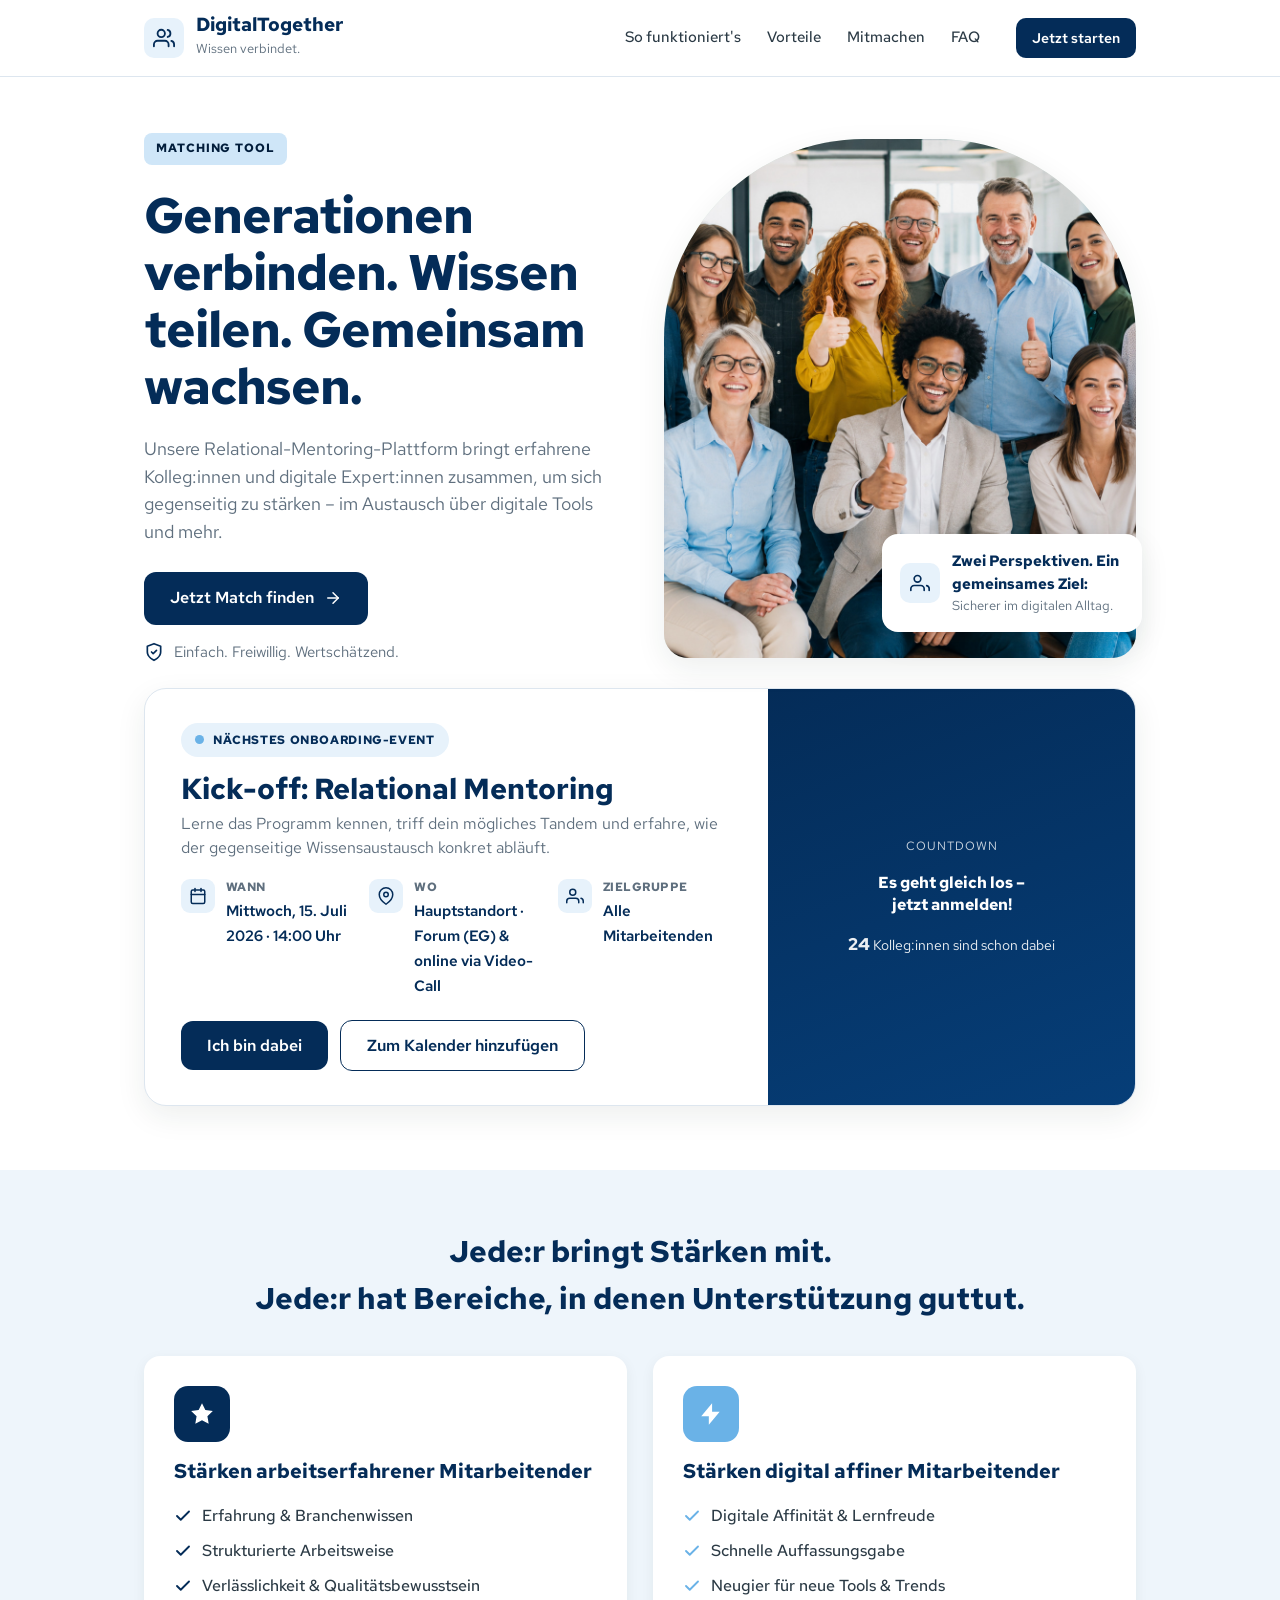
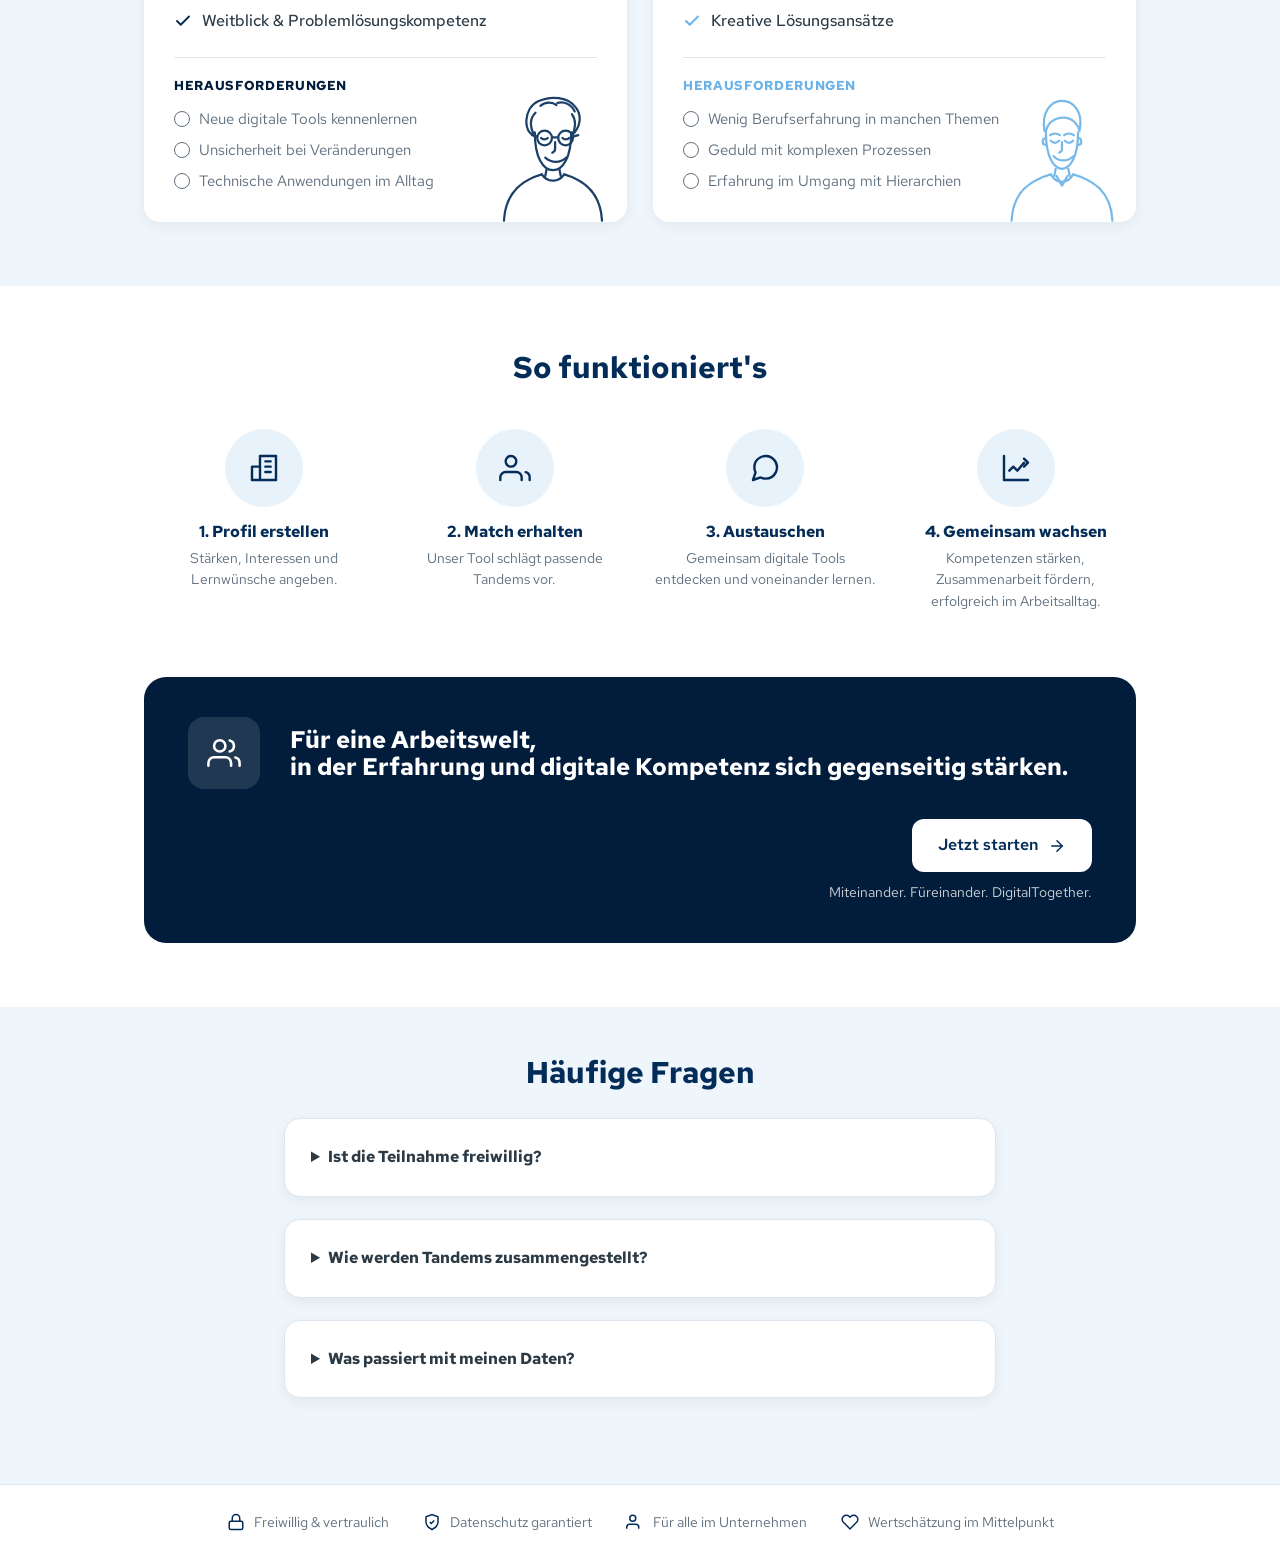
<file: index.html>
<!DOCTYPE html>
<html lang="de">
<head>
<meta charset="UTF-8" />
<meta name="viewport" content="width=device-width, initial-scale=1" />
<title>DigitalTogether – Relational Mentoring Plattform</title>
<link rel="preconnect" href="https://fonts.googleapis.com" />
<link rel="preconnect" href="https://fonts.gstatic.com" crossorigin />
<link href="https://fonts.googleapis.com/css2?family=Red+Hat+Text:wght@400;500;600;700&display=swap" rel="stylesheet" />
<link rel="stylesheet" href="css/styles.css" />
<link rel="preconnect" href="https://images.unsplash.com" />
</head>
<body>

<!-- ===== Personen-Illustrationen (Linien-Stil, wiederverwendbar) ===== -->
<svg width="0" height="0" style="position:absolute" aria-hidden="true" focusable="false">
  <defs>
    <!-- Arbeitserfahrene Mitarbeiterin (Brille, kurze welliges Haar) -->
    <symbol id="illu-woman" viewBox="0 0 200 220">
      <g fill="none" stroke="currentColor" stroke-width="3.2" stroke-linecap="round" stroke-linejoin="round">
        <path d="M30 218 C32 178 56 160 84 152"/>
        <path d="M170 218 C168 178 144 160 116 152"/>
        <path d="M84 152 C92 164 108 164 116 152"/>
        <path d="M91 144 L89 154"/>
        <path d="M109 144 L111 154"/>
        <path d="M74 92 C74 128 86 146 100 146 C114 146 126 128 126 92"/>
        <path d="M73 96 C57 92 58 58 78 48 C97 39 122 41 133 57 C141 68 140 84 127 96"/>
        <path d="M73 96 C67 84 67 72 75 64"/>
        <path d="M127 96 C133 86 133 74 127 66"/>
        <path d="M82 54 C89 48 99 48 105 53"/>
        <path d="M106 50 C116 47 126 52 131 62"/>
        <circle cx="88" cy="100" r="10.5"/>
        <circle cx="118" cy="100" r="10.5"/>
        <path d="M98.5 99 H107.5"/>
        <path d="M77.5 98 L70 96"/>
        <path d="M128.5 98 L136 96"/>
        <path d="M83 100 C85 102.5 90 102.5 92.5 100"/>
        <path d="M113.5 100 C116 102.5 121 102.5 123 100"/>
        <path d="M103 106 L103 116 C103 119 101 120 99 121"/>
        <path d="M89 128 C98 136 110 136 119 128"/>
      </g>
    </symbol>
    <!-- Digital affiner Mitarbeiter (kurzes Haar) -->
    <symbol id="illu-man" viewBox="0 0 200 220">
      <g fill="none" stroke="currentColor" stroke-width="3.2" stroke-linecap="round" stroke-linejoin="round">
        <path d="M28 218 C30 176 56 160 84 152"/>
        <path d="M172 218 C170 176 144 160 116 152"/>
        <path d="M84 152 C92 166 108 166 116 152"/>
        <path d="M92 154 L100 168 L108 154"/>
        <path d="M91 144 L89 154"/>
        <path d="M109 144 L111 154"/>
        <path d="M77 92 C77 126 88 144 100 144 C112 144 123 126 123 92"/>
        <path d="M75 90 C70 62 85 47 100 47 C116 47 131 62 125 90 C123 80 115 72 104 71 C90 70 80 78 77 90"/>
        <path d="M123 100 C129 100 129 110 123 110"/>
        <path d="M77 100 C71 100 71 110 77 110"/>
        <path d="M83 96 C87 93 93 93 97 96"/>
        <path d="M103 96 C107 93 113 93 117 96"/>
        <path d="M84 104 C88 108 92 108 96 104"/>
        <path d="M104 104 C108 108 112 108 116 104"/>
        <path d="M100 106 L100 116 C100 119 98 120 96 121"/>
        <path d="M88 126 C96 134 108 134 116 126"/>
      </g>
    </symbol>
  </defs>
</svg>

<!-- ===== Header ===== -->
<header class="site-header">
  <div class="wrap nav">
    <a class="brand" href="index.html">
      <span class="logo">
        <svg width="22" height="22" viewBox="0 0 24 24" fill="none" stroke="currentColor" stroke-width="2" stroke-linecap="round" stroke-linejoin="round"><path d="M17 21v-2a4 4 0 0 0-4-4H5a4 4 0 0 0-4 4v2"/><circle cx="9" cy="7" r="4"/><path d="M23 21v-2a4 4 0 0 0-3-3.87"/><path d="M16 3.13a4 4 0 0 1 0 7.75"/></svg>
      </span>
      <span><b>DigitalTogether</b><small>Wissen verbindet.</small></span>
    </a>
    <nav class="nav-links">
      <a href="#how">So funktioniert's</a>
      <a href="#benefits">Vorteile</a>
      <a href="onboarding.html">Mitmachen</a>
      <a href="#faq">FAQ</a>
    </nav>
    <a class="btn btn-primary btn-sm" href="app.html">Jetzt starten</a>
  </div>
</header>

<!-- ===== Hero ===== -->
<section class="hero">
  <div class="wrap hero-grid">
    <div>
      <span class="tag">Matching Tool</span>
      <h1>Generationen verbinden. Wissen teilen. Gemeinsam wachsen.</h1>
      <p class="lead">Unsere Relational-Mentoring-Plattform bringt erfahrene Kolleg:innen und digitale Expert:innen zusammen, um sich gegenseitig zu stärken – im Austausch über digitale Tools und mehr.</p>
      <div class="hero-actions">
        <a class="btn btn-primary" href="app.html">Jetzt Match finden
          <svg width="18" height="18" viewBox="0 0 24 24" fill="none" stroke="currentColor" stroke-width="2" stroke-linecap="round" stroke-linejoin="round"><line x1="5" y1="12" x2="19" y2="12"/><polyline points="12 5 19 12 12 19"/></svg>
        </a>
      </div>
      <div class="trust">
        <svg width="20" height="20" viewBox="0 0 24 24" fill="none" stroke="currentColor" stroke-width="2" stroke-linecap="round" stroke-linejoin="round"><path d="M12 22s8-4 8-10V5l-8-3-8 3v7c0 6 8 10 8 10z"/><polyline points="9 12 11 14 15 10"/></svg>
        <span>Einfach. Freiwillig. Wertschätzend.</span>
      </div>
    </div>
    <div class="hero-media">
      <div class="hero-img">
        <img src="img/hero.jpg" alt="Vielfältiges Team im Büro – Erfahrung und digitale Kompetenz auf Augenhöhe" loading="eager" onerror="this.closest('.hero-img').classList.add('img-failed')"/>
      </div>
      <div class="hero-badge">
        <span class="ico"><svg width="20" height="20" viewBox="0 0 24 24" fill="none" stroke="currentColor" stroke-width="2" stroke-linecap="round" stroke-linejoin="round"><path d="M17 21v-2a4 4 0 0 0-4-4H5a4 4 0 0 0-4 4v2"/><circle cx="9" cy="7" r="4"/><path d="M23 21v-2a4 4 0 0 0-3-3.87"/></svg></span>
        <span><b>Zwei Perspektiven. Ein gemeinsames Ziel:</b><br><span>Sicherer im digitalen Alltag.</span></span>
      </div>
    </div>
  </div>
</section>

<!-- ===== Nächstes Onboarding-Event (über HR-Seite pflegbar) ===== -->
<section class="section event-section" id="event">
  <div class="wrap">
    <div class="event-card">
      <div class="event-main">
        <span class="event-flag"><span class="pulse"></span> Nächstes Onboarding-Event</span>
        <h2 id="evTitle">—</h2>
        <p class="event-desc" id="evDesc"></p>
        <div class="event-meta">
          <div class="ev-item">
            <span class="ev-ico"><svg width="18" height="18" viewBox="0 0 24 24" fill="none" stroke="currentColor" stroke-width="2" stroke-linecap="round" stroke-linejoin="round"><rect x="3" y="4" width="18" height="18" rx="2"/><line x1="16" y1="2" x2="16" y2="6"/><line x1="8" y1="2" x2="8" y2="6"/><line x1="3" y1="10" x2="21" y2="10"/></svg></span>
            <div><b>Wann</b><span id="evWhen">—</span></div>
          </div>
          <div class="ev-item">
            <span class="ev-ico"><svg width="18" height="18" viewBox="0 0 24 24" fill="none" stroke="currentColor" stroke-width="2" stroke-linecap="round" stroke-linejoin="round"><path d="M21 10c0 7-9 13-9 13s-9-6-9-13a9 9 0 0 1 18 0z"/><circle cx="12" cy="10" r="3"/></svg></span>
            <div><b>Wo</b><span id="evWhere">—</span></div>
          </div>
          <div class="ev-item">
            <span class="ev-ico"><svg width="18" height="18" viewBox="0 0 24 24" fill="none" stroke="currentColor" stroke-width="2" stroke-linecap="round" stroke-linejoin="round"><path d="M17 21v-2a4 4 0 0 0-4-4H5a4 4 0 0 0-4 4v2"/><circle cx="9" cy="7" r="4"/><path d="M23 21v-2a4 4 0 0 0-3-3.87"/></svg></span>
            <div><b>Zielgruppe</b><span id="evWho">—</span></div>
          </div>
        </div>
        <div class="event-actions">
          <button class="btn btn-primary" id="evRsvp" type="button">Ich bin dabei</button>
          <button class="btn btn-outline" id="evIcs" type="button">Zum Kalender hinzufügen</button>
          <span class="ev-rsvp-note" id="evRsvpNote"></span>
        </div>
      </div>
      <div class="event-aside">
        <div class="cd-title">Countdown</div>
        <div class="countdown" id="evCountdown">
          <div class="cd-box"><span class="cd-num" id="cdDays">–</span><span class="cd-lbl">Tage</span></div>
          <div class="cd-box"><span class="cd-num" id="cdHours">–</span><span class="cd-lbl">Std</span></div>
          <div class="cd-box"><span class="cd-num" id="cdMins">–</span><span class="cd-lbl">Min</span></div>
        </div>
        <div class="ev-participants" id="evParticipants"></div>
      </div>
    </div>
  </div>
</section>

<!-- ===== Strengths ===== -->
<section class="section cream" id="benefits">
  <div class="wrap">
    <div class="center">
      <h2 class="section-title">Jede:r bringt Stärken mit.</h2>
      <h2 class="section-title">Jede:r hat Bereiche, in denen Unterstützung guttut.</h2>
    </div>
    <div class="cards-2">
      <!-- arbeitserfahren -->
      <div class="scard green">
        <div class="ico-top"><svg width="26" height="26" viewBox="0 0 24 24" fill="currentColor"><path d="M12 2l3.09 6.26L22 9.27l-5 4.87 1.18 6.88L12 17.77l-6.18 3.25L7 14.14 2 9.27l6.91-1.01L12 2z"/></svg></div>
        <h3>Stärken arbeitserfahrener Mitarbeitender</h3>
        <ul class="check-list">
          <li><svg width="18" height="18" viewBox="0 0 24 24" fill="none" stroke="currentColor" stroke-width="2.5" stroke-linecap="round" stroke-linejoin="round"><polyline points="20 6 9 17 4 12"/></svg> Erfahrung &amp; Branchenwissen</li>
          <li><svg width="18" height="18" viewBox="0 0 24 24" fill="none" stroke="currentColor" stroke-width="2.5" stroke-linecap="round" stroke-linejoin="round"><polyline points="20 6 9 17 4 12"/></svg> Strukturierte Arbeitsweise</li>
          <li><svg width="18" height="18" viewBox="0 0 24 24" fill="none" stroke="currentColor" stroke-width="2.5" stroke-linecap="round" stroke-linejoin="round"><polyline points="20 6 9 17 4 12"/></svg> Verlässlichkeit &amp; Qualitätsbewusstsein</li>
          <li><svg width="18" height="18" viewBox="0 0 24 24" fill="none" stroke="currentColor" stroke-width="2.5" stroke-linecap="round" stroke-linejoin="round"><polyline points="20 6 9 17 4 12"/></svg> Weitblick &amp; Problemlösungskompetenz</li>
        </ul>
        <div class="divider"></div>
        <div class="challenge-title">Herausforderungen</div>
        <ul class="challenge-list">
          <li><span class="dot"></span> Neue digitale Tools kennenlernen</li>
          <li><span class="dot"></span> Unsicherheit bei Veränderungen</li>
          <li><span class="dot"></span> Technische Anwendungen im Alltag</li>
        </ul>
        <svg class="scard-illu" viewBox="0 0 200 220" style="color:var(--green)" aria-hidden="true"><use href="#illu-woman"/></svg>
      </div>
      <!-- digital affin -->
      <div class="scard blue">
        <div class="ico-top"><svg width="26" height="26" viewBox="0 0 24 24" fill="currentColor"><path d="M13 2L3 14h7v8l10-12h-7z"/></svg></div>
        <h3>Stärken digital affiner Mitarbeitender</h3>
        <ul class="check-list">
          <li><svg width="18" height="18" viewBox="0 0 24 24" fill="none" stroke="currentColor" stroke-width="2.5" stroke-linecap="round" stroke-linejoin="round"><polyline points="20 6 9 17 4 12"/></svg> Digitale Affinität &amp; Lernfreude</li>
          <li><svg width="18" height="18" viewBox="0 0 24 24" fill="none" stroke="currentColor" stroke-width="2.5" stroke-linecap="round" stroke-linejoin="round"><polyline points="20 6 9 17 4 12"/></svg> Schnelle Auffassungsgabe</li>
          <li><svg width="18" height="18" viewBox="0 0 24 24" fill="none" stroke="currentColor" stroke-width="2.5" stroke-linecap="round" stroke-linejoin="round"><polyline points="20 6 9 17 4 12"/></svg> Neugier für neue Tools &amp; Trends</li>
          <li><svg width="18" height="18" viewBox="0 0 24 24" fill="none" stroke="currentColor" stroke-width="2.5" stroke-linecap="round" stroke-linejoin="round"><polyline points="20 6 9 17 4 12"/></svg> Kreative Lösungsansätze</li>
        </ul>
        <div class="divider"></div>
        <div class="challenge-title">Herausforderungen</div>
        <ul class="challenge-list">
          <li><span class="dot"></span> Wenig Berufserfahrung in manchen Themen</li>
          <li><span class="dot"></span> Geduld mit komplexen Prozessen</li>
          <li><span class="dot"></span> Erfahrung im Umgang mit Hierarchien</li>
        </ul>
        <svg class="scard-illu" viewBox="0 0 200 220" style="color:var(--blue)" aria-hidden="true"><use href="#illu-man"/></svg>
      </div>
    </div>
  </div>
</section>

<!-- ===== How it works ===== -->
<section class="section" id="how">
  <div class="wrap">
    <h2 class="section-title center">So funktioniert's</h2>
    <div class="steps">
      <div class="step">
        <div class="circle"><svg width="32" height="32" viewBox="0 0 24 24" fill="none" stroke="currentColor" stroke-width="1.8" stroke-linecap="round" stroke-linejoin="round"><path d="M9 11H3v10h6V11zM21 3H9v18h12V3z"/><path d="M13 7h4M13 11h4M13 15h4"/></svg></div>
        <h4>1. Profil erstellen</h4>
        <p>Stärken, Interessen und Lernwünsche angeben.</p>
      </div>
      <div class="step">
        <div class="circle"><svg width="32" height="32" viewBox="0 0 24 24" fill="none" stroke="currentColor" stroke-width="1.8" stroke-linecap="round" stroke-linejoin="round"><path d="M17 21v-2a4 4 0 0 0-4-4H5a4 4 0 0 0-4 4v2"/><circle cx="9" cy="7" r="4"/><path d="M23 21v-2a4 4 0 0 0-3-3.87"/></svg></div>
        <h4>2. Match erhalten</h4>
        <p>Unser Tool schlägt passende Tandems vor.</p>
      </div>
      <div class="step">
        <div class="circle"><svg width="32" height="32" viewBox="0 0 24 24" fill="none" stroke="currentColor" stroke-width="1.8" stroke-linecap="round" stroke-linejoin="round"><path d="M21 11.5a8.38 8.38 0 0 1-.9 3.8 8.5 8.5 0 0 1-7.6 4.7 8.38 8.38 0 0 1-3.8-.9L3 21l1.9-5.7a8.38 8.38 0 0 1-.9-3.8 8.5 8.5 0 0 1 4.7-7.6 8.38 8.38 0 0 1 3.8-.9h.5a8.48 8.48 0 0 1 8 8v.5z"/></svg></div>
        <h4>3. Austauschen</h4>
        <p>Gemeinsam digitale Tools entdecken und voneinander lernen.</p>
      </div>
      <div class="step">
        <div class="circle"><svg width="32" height="32" viewBox="0 0 24 24" fill="none" stroke="currentColor" stroke-width="1.8" stroke-linecap="round" stroke-linejoin="round"><path d="M3 3v18h18"/><path d="M7 14l3-3 3 3 5-6"/><polyline points="18 5 21 8 18 11"/></svg></div>
        <h4>4. Gemeinsam wachsen</h4>
        <p>Kompetenzen stärken, Zusammenarbeit fördern, erfolgreich im Arbeitsalltag.</p>
      </div>
    </div>
  </div>
</section>

<!-- ===== CTA ===== -->
<section class="section" id="company" style="padding-top:0">
  <div class="wrap">
    <div class="cta">
      <span class="ico"><svg width="34" height="34" viewBox="0 0 24 24" fill="none" stroke="currentColor" stroke-width="1.8" stroke-linecap="round" stroke-linejoin="round"><path d="M17 21v-2a4 4 0 0 0-4-4H5a4 4 0 0 0-4 4v2"/><circle cx="9" cy="7" r="4"/><path d="M23 21v-2a4 4 0 0 0-3-3.87"/><path d="M16 3.13a4 4 0 0 1 0 7.75"/></svg></span>
      <h2>Für eine Arbeitswelt,<br>in der Erfahrung und digitale Kompetenz sich gegenseitig stärken.</h2>
      <div class="cta-right">
        <a class="btn btn-light" href="app.html">Jetzt starten
          <svg width="18" height="18" viewBox="0 0 24 24" fill="none" stroke="currentColor" stroke-width="2" stroke-linecap="round" stroke-linejoin="round"><line x1="5" y1="12" x2="19" y2="12"/><polyline points="12 5 19 12 12 19"/></svg>
        </a>
        <small>Miteinander. Füreinander. DigitalTogether.</small>
      </div>
    </div>
  </div>
</section>

<!-- ===== FAQ ===== -->
<section class="section cream" id="faq" style="padding-top:48px">
  <div class="wrap" style="max-width:760px">
    <h2 class="section-title center">Häufige Fragen</h2>
    <div style="margin-top:28px">
      <details class="card"><summary style="cursor:pointer;font-weight:700">Ist die Teilnahme freiwillig?</summary><p style="margin-top:10px;color:var(--muted)">Ja. Relational Mentoring funktioniert am besten auf Augenhöhe und freiwillig. Du entscheidest selbst über Tempo und Themen.</p></details>
      <details class="card"><summary style="cursor:pointer;font-weight:700">Wie werden Tandems zusammengestellt?</summary><p style="margin-top:10px;color:var(--muted)">Das Matching berücksichtigt deine Lernwünsche, die Stärken deines Mentors sowie verfügbare Zeitfenster und Format-Präferenzen.</p></details>
      <details class="card"><summary style="cursor:pointer;font-weight:700">Was passiert mit meinen Daten?</summary><p style="margin-top:10px;color:var(--muted)">Diese Demo speichert alle Angaben ausschließlich lokal in deinem Browser (localStorage). Es werden keine Daten an einen Server gesendet.</p></details>
    </div>
  </div>
</section>

<!-- ===== Footer ===== -->
<footer class="foot">
  <div class="wrap foot-row">
    <div class="foot-item"><svg width="18" height="18" viewBox="0 0 24 24" fill="none" stroke="currentColor" stroke-width="2"><rect x="3" y="11" width="18" height="11" rx="2"/><path d="M7 11V7a5 5 0 0 1 10 0v4"/></svg> Freiwillig &amp; vertraulich</div>
    <div class="foot-item"><svg width="18" height="18" viewBox="0 0 24 24" fill="none" stroke="currentColor" stroke-width="2"><path d="M12 22s8-4 8-10V5l-8-3-8 3v7c0 6 8 10 8 10z"/><polyline points="9 12 11 14 15 10"/></svg> Datenschutz garantiert</div>
    <div class="foot-item"><svg width="18" height="18" viewBox="0 0 24 24" fill="none" stroke="currentColor" stroke-width="2"><path d="M17 21v-2a4 4 0 0 0-4-4H5a4 4 0 0 0-4 4v2"/><circle cx="9" cy="7" r="4"/></svg> Für alle im Unternehmen</div>
    <div class="foot-item"><svg width="18" height="18" viewBox="0 0 24 24" fill="none" stroke="currentColor" stroke-width="2"><path d="M20.84 4.61a5.5 5.5 0 0 0-7.78 0L12 5.67l-1.06-1.06a5.5 5.5 0 0 0-7.78 7.78l1.06 1.06L12 21.23l7.78-7.78 1.06-1.06a5.5 5.5 0 0 0 0-7.78z"/></svg> Wertschätzung im Mittelpunkt</div>
  </div>
</footer>

<script>
/* Liest das Onboarding-Event aus localStorage (von der HR-Seite gepflegt) und rendert
   den interaktiven Bereich. Fällt auf einen Standard zurück, wenn noch nichts gesetzt ist. */
(function () {
  var KEY = 'digitaltogether_v2';
  var DEFAULT = {
    title: 'Kick-off: Relational Mentoring',
    date: '2026-07-15', time: '14:00',
    location: 'Hauptstandort · Forum (EG) & online via Video-Call',
    audience: 'Alle Mitarbeitenden',
    desc: 'Lerne das Programm kennen, triff dein mögliches Tandem und erfahre, wie der gegenseitige Wissensaustausch konkret abläuft.'
  };
  function getEvent() {
    try { var s = JSON.parse(localStorage.getItem(KEY)); if (s && s.event && s.event.title) return s.event; } catch (e) {}
    return DEFAULT;
  }
  var ev = getEvent();
  var dt = new Date(ev.date + 'T' + (ev.time || '00:00'));

  document.getElementById('evTitle').textContent = ev.title;
  document.getElementById('evDesc').textContent = ev.desc || '';
  document.getElementById('evWhen').textContent =
    dt.toLocaleDateString('de-DE', { weekday: 'long', day: '2-digit', month: 'long', year: 'numeric' }) +
    ' · ' + (ev.time || '') + ' Uhr';
  document.getElementById('evWhere').textContent = ev.location || '';
  document.getElementById('evWho').textContent = ev.audience || '';

  function pad(n) { return n < 10 ? '0' + n : '' + n; }
  function setNum(id, value) {
    var el = document.getElementById(id);
    if (!el || el.textContent === value) return;
    el.textContent = value;
    el.classList.remove('bump'); void el.offsetWidth; el.classList.add('bump');
  }
  function tick() {
    var diff = dt - new Date();
    var cd = document.getElementById('evCountdown');
    if (isNaN(dt) || diff <= 0) { cd.innerHTML = '<div class="cd-live">Es geht gleich los –<br>jetzt anmelden!</div>'; return; }
    setNum('cdDays', String(Math.floor(diff / 86400000)));
    setNum('cdHours', pad(Math.floor(diff % 86400000 / 3600000)));
    setNum('cdMins', pad(Math.floor(diff % 3600000 / 60000)));
  }
  tick(); setInterval(tick, 30000);

  /* RSVP – lokal gespeichert, pro Event-Datum */
  var rkey = 'dt_rsvp_' + ev.date, base = 24;
  function renderRsvp() {
    var on = localStorage.getItem(rkey) === '1';
    var btn = document.getElementById('evRsvp');
    btn.textContent = on ? '✓ Du bist dabei' : 'Ich bin dabei';
    btn.classList.toggle('confirmed', on);
    document.getElementById('evRsvpNote').textContent = on ? 'Schön, dass du dabei bist!' : '';
    document.getElementById('evParticipants').innerHTML = '<b>' + (base + (on ? 1 : 0)) + '</b> Kolleg:innen sind schon dabei';
  }
  document.getElementById('evRsvp').addEventListener('click', function () {
    localStorage.setItem(rkey, localStorage.getItem(rkey) === '1' ? '0' : '1'); renderRsvp();
  });
  renderRsvp();

  /* Kalender-Export (.ics) */
  document.getElementById('evIcs').addEventListener('click', function () {
    var end = new Date(dt.getTime() + 90 * 60000);
    function f(d) { return d.toISOString().replace(/[-:]/g, '').replace(/\.\d{3}/, ''); }
    var ics = ['BEGIN:VCALENDAR', 'VERSION:2.0', 'PRODID:-//DigitalTogether//DE', 'BEGIN:VEVENT',
      'UID:' + ev.date + '@digitaltogether', 'DTSTAMP:' + f(new Date()), 'DTSTART:' + f(dt), 'DTEND:' + f(end),
      'SUMMARY:' + ev.title, 'LOCATION:' + (ev.location || ''),
      'DESCRIPTION:' + (ev.desc || '').replace(/\r?\n/g, ' '), 'END:VEVENT', 'END:VCALENDAR'].join('\r\n');
    var a = document.createElement('a');
    a.href = URL.createObjectURL(new Blob([ics], { type: 'text/calendar' }));
    a.download = 'onboarding-event.ics'; a.click(); URL.revokeObjectURL(a.href);
  });
})();
</script>

</body>
</html>
</file>
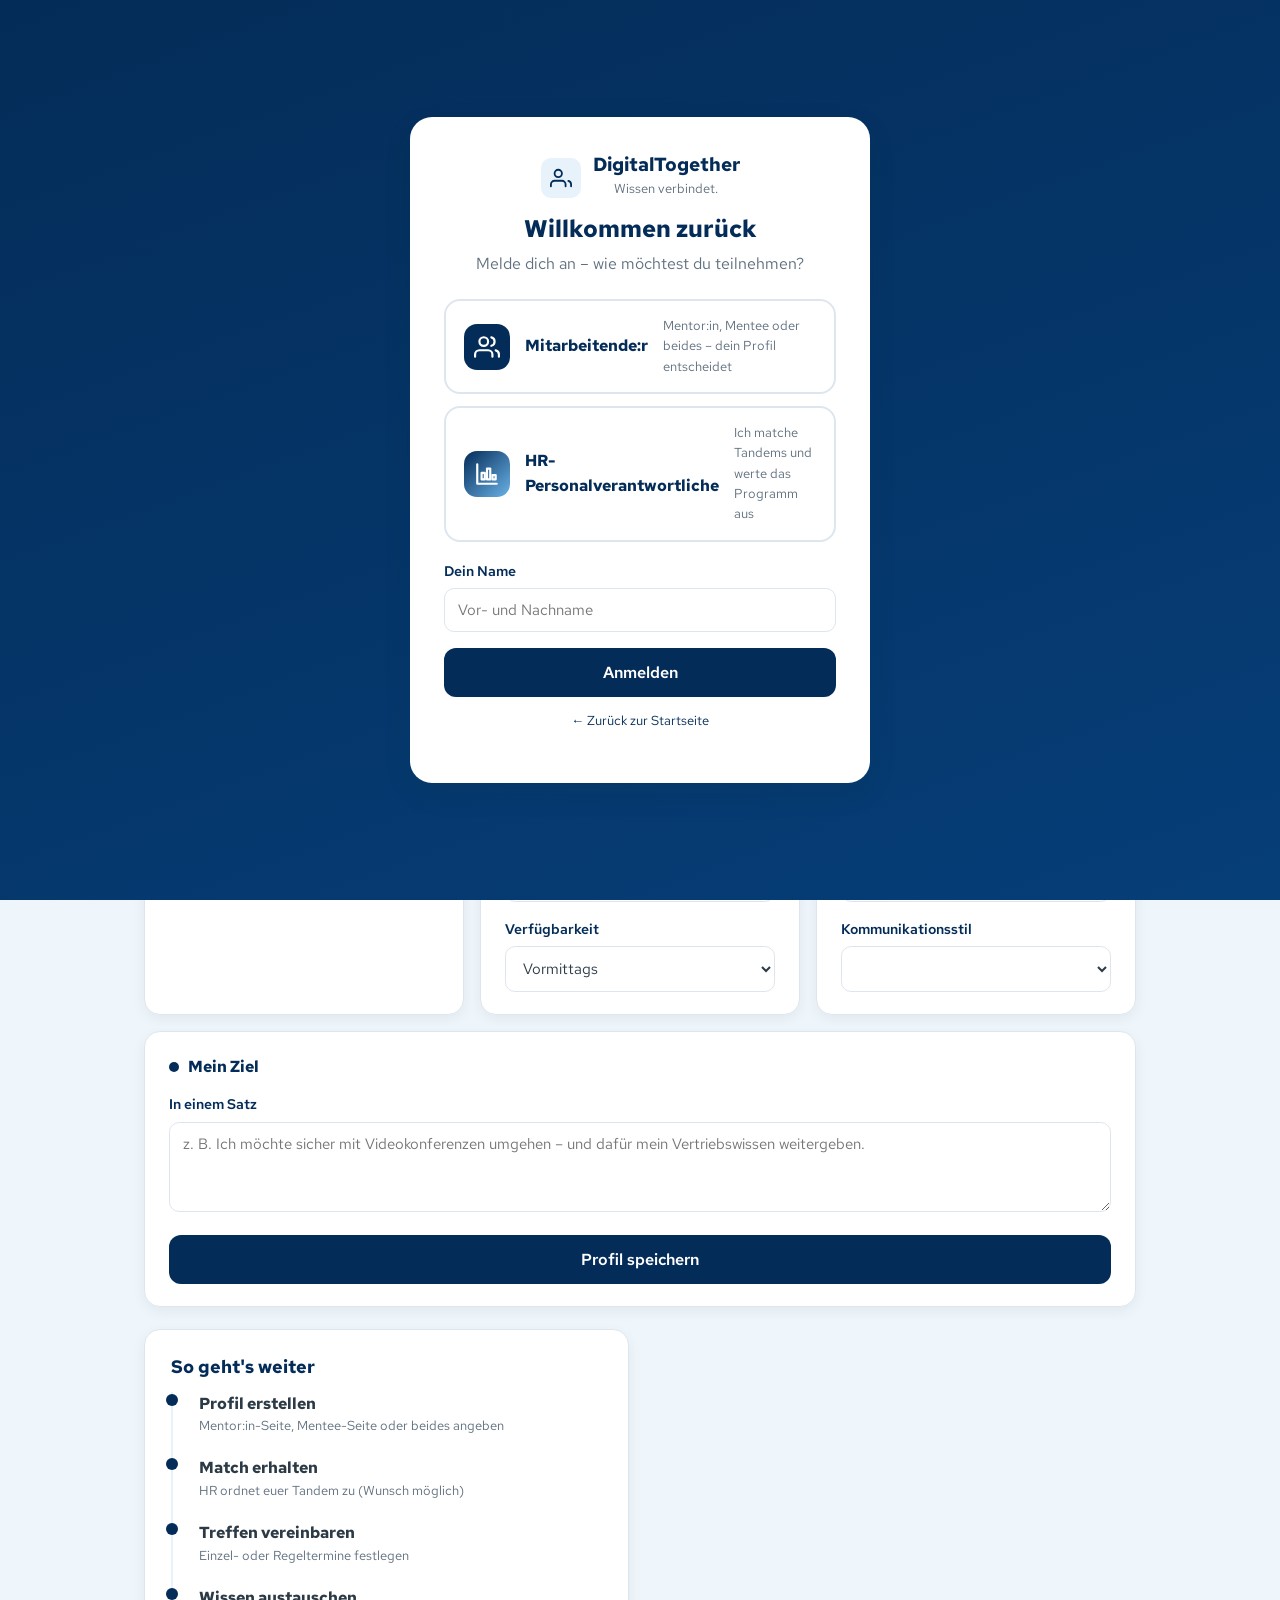
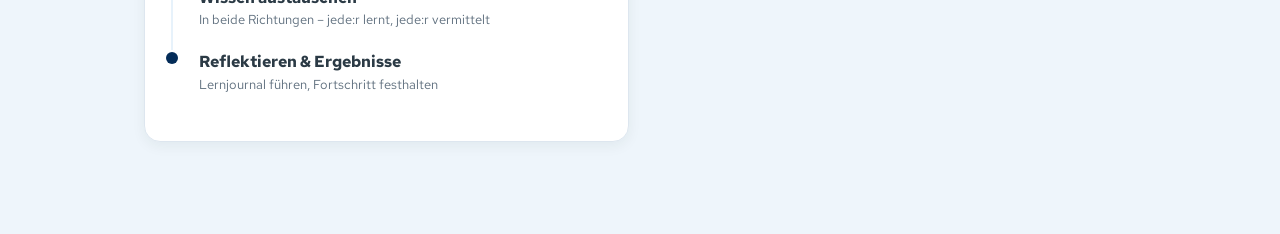
<file: app.html>
<!DOCTYPE html>
<html lang="de">
<head>
<meta charset="UTF-8" />
<meta name="viewport" content="width=device-width, initial-scale=1" />
<title>DigitalTogether – Plattform</title>
<link rel="preconnect" href="https://fonts.googleapis.com" />
<link rel="preconnect" href="https://fonts.gstatic.com" crossorigin />
<link href="https://fonts.googleapis.com/css2?family=Red+Hat+Text:wght@400;500;600;700&display=swap" rel="stylesheet" />
<link rel="stylesheet" href="css/styles.css" />
</head>
<body class="app-shell">

<!-- ===== Login Overlay ===== -->
<div class="login-overlay" id="loginOverlay">
  <div class="login-card">
    <a class="brand" href="index.html">
      <span class="logo"><svg width="22" height="22" viewBox="0 0 24 24" fill="none" stroke="currentColor" stroke-width="2" stroke-linecap="round" stroke-linejoin="round"><path d="M17 21v-2a4 4 0 0 0-4-4H5a4 4 0 0 0-4 4v2"/><circle cx="9" cy="7" r="4"/><path d="M23 21v-2a4 4 0 0 0-3-3.87"/></svg></span>
      <span><b>DigitalTogether</b><small>Wissen verbindet.</small></span>
    </a>
    <h2>Willkommen zurück</h2>
    <p>Melde dich an – wie möchtest du teilnehmen?</p>
    <div class="role-pick" id="rolePick">
      <div class="role-opt user" data-role="user">
        <div class="r-ico"><svg width="26" height="26" viewBox="0 0 24 24" fill="none" stroke="currentColor" stroke-width="2" stroke-linecap="round" stroke-linejoin="round"><path d="M17 21v-2a4 4 0 0 0-4-4H5a4 4 0 0 0-4 4v2"/><circle cx="9" cy="7" r="4"/><path d="M23 21v-2a4 4 0 0 0-3-3.87"/><path d="M16 3.13a4 4 0 0 1 0 7.75"/></svg></div>
        <b>Mitarbeitende:r</b><span>Mentor:in, Mentee oder beides – dein Profil entscheidet</span>
      </div>
      <div class="role-opt hr" data-role="hr">
        <div class="r-ico"><svg width="26" height="26" viewBox="0 0 24 24" fill="none" stroke="currentColor" stroke-width="2" stroke-linecap="round" stroke-linejoin="round"><path d="M3 3v18h18"/><rect x="7" y="11" width="3" height="6"/><rect x="12" y="7" width="3" height="10"/><rect x="17" y="13" width="3" height="4"/></svg></div>
        <b>HR-Personalverantwortliche</b><span>Ich matche Tandems und werte das Programm aus</span>
      </div>
    </div>
    <div class="field" style="text-align:left"><label>Dein Name</label><input id="loginName" placeholder="Vor- und Nachname"/></div>
    <button class="btn btn-primary btn-block" id="loginBtn">Anmelden</button>
    <p style="margin-top:14px;font-size:.82rem"><a href="index.html">← Zurück zur Startseite</a></p>
  </div>
</div>

<!-- Header -->
<header class="site-header">
  <div class="wrap nav">
    <a class="brand" href="index.html">
      <span class="logo"><svg width="22" height="22" viewBox="0 0 24 24" fill="none" stroke="currentColor" stroke-width="2" stroke-linecap="round" stroke-linejoin="round"><path d="M17 21v-2a4 4 0 0 0-4-4H5a4 4 0 0 0-4 4v2"/><circle cx="9" cy="7" r="4"/><path d="M23 21v-2a4 4 0 0 0-3-3.87"/><path d="M16 3.13a4 4 0 0 1 0 7.75"/></svg></span>
      <span><b>DigitalTogether</b><small>Wissen verbindet.</small></span>
    </a>
    <div style="margin-left:auto;display:flex;align-items:center;gap:12px">
      <span id="roleBadge"></span>
      <button class="btn btn-ghost btn-sm" id="logoutBtn">Abmelden</button>
    </div>
  </div>
</header>

<main class="app-main">
  <div class="wrap">
    <div class="crumb">Plattform · Relational Mentoring</div>
    <div class="page-head">
      <div>
        <h1 id="pageTitle">Mein Mentoring-Bereich</h1>
        <p id="pageSub">Profil pflegen, Match finden, Treffen planen und Fortschritt festhalten.</p>
      </div>
      <button class="btn btn-ghost btn-sm" id="resetBtn" title="Alle lokalen Daten löschen">
        <svg width="16" height="16" viewBox="0 0 24 24" fill="none" stroke="currentColor" stroke-width="2" stroke-linecap="round" stroke-linejoin="round"><polyline points="3 6 5 6 21 6"/><path d="M19 6l-1 14a2 2 0 0 1-2 2H8a2 2 0 0 1-2-2L5 6"/><path d="M10 11v6M14 11v6"/></svg>
        Daten zurücksetzen
      </button>
    </div>

    <!-- In-App-Benachrichtigungen -->
    <div id="noticeBar" style="display:none"></div>

    <!-- Navigation -->
    <div class="nav-eyebrow"><svg width="14" height="14" viewBox="0 0 24 24" fill="none" stroke="currentColor" stroke-width="2.2" stroke-linecap="round" stroke-linejoin="round"><line x1="3" y1="12" x2="21" y2="12"/><line x1="3" y1="6" x2="21" y2="6"/><line x1="3" y1="18" x2="21" y2="18"/></svg> Bereich wählen</div>
    <div class="tabs" id="tabs" role="tablist">
      <button class="tab" data-tab="hrtracking"><svg width="17" height="17" viewBox="0 0 24 24" fill="none" stroke="currentColor" stroke-width="2" stroke-linecap="round" stroke-linejoin="round"><path d="M3 3v18h18"/><path d="M7 14l3-3 3 3 5-6"/></svg> Ergebnis-Tracking</button>
      <button class="tab" data-tab="event"><svg width="17" height="17" viewBox="0 0 24 24" fill="none" stroke="currentColor" stroke-width="2" stroke-linecap="round" stroke-linejoin="round"><rect x="3" y="4" width="18" height="18" rx="2"/><line x1="16" y1="2" x2="16" y2="6"/><line x1="8" y1="2" x2="8" y2="6"/><line x1="3" y1="10" x2="21" y2="10"/></svg> Eventmanagement</button>
      <button class="tab" data-tab="matchmaker"><svg width="17" height="17" viewBox="0 0 24 24" fill="none" stroke="currentColor" stroke-width="2" stroke-linecap="round" stroke-linejoin="round"><path d="M17 21v-2a4 4 0 0 0-4-4H5a4 4 0 0 0-4 4v2"/><circle cx="9" cy="7" r="4"/><path d="M23 21v-2a4 4 0 0 0-3-3.87"/><path d="M16 3.13a4 4 0 0 1 0 7.75"/></svg> Matchmaker</button>
      <button class="tab active" data-tab="profil"><svg width="17" height="17" viewBox="0 0 24 24" fill="none" stroke="currentColor" stroke-width="2" stroke-linecap="round" stroke-linejoin="round"><path d="M20 21v-2a4 4 0 0 0-4-4H8a4 4 0 0 0-4 4v2"/><circle cx="12" cy="7" r="4"/></svg> <span data-label="profil">Profil</span></button>
      <button class="tab" data-tab="matching"><svg width="17" height="17" viewBox="0 0 24 24" fill="none" stroke="currentColor" stroke-width="2" stroke-linecap="round" stroke-linejoin="round"><path d="M17 21v-2a4 4 0 0 0-4-4H5a4 4 0 0 0-4 4v2"/><circle cx="9" cy="7" r="4"/><path d="M23 21v-2a4 4 0 0 0-3-3.87"/></svg> <span data-label="matching">Matching</span></button>
      <button class="tab" data-tab="treffen"><svg width="17" height="17" viewBox="0 0 24 24" fill="none" stroke="currentColor" stroke-width="2" stroke-linecap="round" stroke-linejoin="round"><rect x="3" y="4" width="18" height="18" rx="2"/><line x1="16" y1="2" x2="16" y2="6"/><line x1="8" y1="2" x2="8" y2="6"/><line x1="3" y1="10" x2="21" y2="10"/></svg> Treffen <span class="badge-count" id="cntTreffen">0</span></button>
      <button class="tab" data-tab="austausch"><svg width="17" height="17" viewBox="0 0 24 24" fill="none" stroke="currentColor" stroke-width="2" stroke-linecap="round" stroke-linejoin="round"><path d="M21 11.5a8.38 8.38 0 0 1-.9 3.8 8.5 8.5 0 0 1-7.6 4.7 8.38 8.38 0 0 1-3.8-.9L3 21l1.9-5.7a8.38 8.38 0 0 1-.9-3.8 8.5 8.5 0 0 1 4.7-7.6 8.38 8.38 0 0 1 3.8-.9h.5a8.48 8.48 0 0 1 8 8v.5z"/></svg> Wissensaustausch</button>
      <button class="tab" data-tab="feedback"><svg width="17" height="17" viewBox="0 0 24 24" fill="none" stroke="currentColor" stroke-width="2" stroke-linecap="round" stroke-linejoin="round"><path d="M2 3h6a4 4 0 0 1 4 4v14a3 3 0 0 0-3-3H2z"/><path d="M22 3h-6a4 4 0 0 0-4 4v14a3 3 0 0 1 3-3h7z"/></svg> Lernjournal</button>
      <button class="tab" data-tab="ergebnisse"><svg width="17" height="17" viewBox="0 0 24 24" fill="none" stroke="currentColor" stroke-width="2" stroke-linecap="round" stroke-linejoin="round"><path d="M3 3v18h18"/><path d="M7 14l3-3 3 3 5-6"/></svg> Ergebnisse &amp; Tracking</button>
    </div>

    <!-- ===== PROFIL (Bento: eine Person, beide Seiten) ===== -->
    <section class="panel active" id="panel-profil">
      <form id="profileForm" class="bento">
        <div class="tile b-person">
          <div class="col-head"><span class="col-dot"></span>Person</div>
          <p class="tile-note">Deine Kopfdaten – sie gelten für beide Seiten deines Profils.</p>
          <div class="person-grid">
            <div class="field"><label>Name</label><input name="name" required placeholder="z. B. Renate Hoffmann"/></div>
            <div class="field"><label>Abteilung</label><input name="department" placeholder="z. B. Vertrieb"/></div>
            <div class="field"><label>Rolle / Position</label><input name="position" placeholder="z. B. Teamleitung"/></div>
            <div class="field"><label>E-Mail (optional)</label><input name="email" type="email" placeholder="name@firma.de"/></div>
          </div>
        </div>

        <div class="tile b-mentor">
          <div class="col-head"><span class="col-dot"></span>Hier bin ich Mentor:in</div>
          <p class="tile-note">Das kann ich vermitteln – <b>mehrere Themen möglich</b>. Leer lassen, wenn du (noch) nicht vermitteln möchtest.</p>
          <div class="field">
            <label>Digitale Kompetenzen <span class="multi-hint">Mehrfachauswahl</span></label>
            <div class="chips multi" id="mentorDigChips"></div>
          </div>
          <div class="field" style="margin-bottom:0">
            <label>Arbeitserfahrung <span class="multi-hint">Mehrfachauswahl</span></label>
            <div class="chips multi" id="mentorExpChips"></div>
          </div>
        </div>

        <div class="tile b-mentee">
          <div class="col-head"><span class="col-dot blue"></span>Hier bin ich Mentee</div>
          <p class="tile-note">Das möchte ich lernen – <b>mehrere Themen möglich</b>. Leer lassen, wenn du gerade nichts lernen möchtest.</p>
          <div class="field">
            <label>Digitale Kompetenzen <span class="multi-hint">Mehrfachauswahl</span></label>
            <div class="chips multi" id="menteeDigChips"></div>
          </div>
          <div class="field" style="margin-bottom:0">
            <label>Arbeitserfahrung <span class="multi-hint">Mehrfachauswahl</span></label>
            <div class="chips multi" id="menteeExpChips"></div>
          </div>
        </div>

        <div class="tile b-strengths">
          <div class="col-head"><span class="col-dot"></span>Stärken</div>
          <div class="field" style="margin-bottom:0"><label>Was du einbringst <span class="multi-hint">Mehrfachauswahl</span></label><div class="chips multi" id="strengthChips"></div></div>
        </div>

        <div class="tile b-format">
          <div class="col-head"><span class="col-dot"></span>Format &amp; Verfügbarkeit</div>
          <div class="field"><label>Bevorzugtes Format</label>
            <select name="format"><option>Persönlich vor Ort</option><option>Video-Call</option><option>Telefon</option><option>Flexibel</option></select>
          </div>
          <div class="field" style="margin-bottom:0"><label>Verfügbarkeit</label>
            <select name="availability"><option>Vormittags</option><option>Nachmittags</option><option>Flexibel</option></select>
          </div>
        </div>

        <div class="tile b-styles">
          <div class="col-head"><span class="col-dot blue"></span>Präferenzen</div>
          <div class="field"><label>Arbeitsstil</label>
            <select name="workStyle" id="workStyleSel"></select>
          </div>
          <div class="field" style="margin-bottom:0"><label>Kommunikationsstil</label>
            <select name="commStyle" id="commStyleSel"></select>
          </div>
        </div>

        <div class="tile b-goal">
          <div class="col-head"><span class="col-dot"></span>Mein Ziel</div>
          <div class="field"><label>In einem Satz</label><textarea name="goal" placeholder="z. B. Ich möchte sicher mit Videokonferenzen umgehen – und dafür mein Vertriebswissen weitergeben."></textarea></div>
          <button class="btn btn-primary btn-block" type="submit" id="profileSubmit">Profil speichern</button>
        </div>
      </form>

      <div class="grid-2" style="margin-top:22px">
        <div class="card" id="profileSummary" style="display:none"></div>
        <div class="card">
          <h3>So geht's weiter</h3>
          <ul class="timeline" style="margin-top:14px">
            <li><b>Profil erstellen</b><div class="t-date">Mentor:in-Seite, Mentee-Seite oder beides angeben</div></li>
            <li><b>Match erhalten</b><div class="t-date">HR ordnet euer Tandem zu (Wunsch möglich)</div></li>
            <li><b>Treffen vereinbaren</b><div class="t-date">Einzel- oder Regeltermine festlegen</div></li>
            <li><b>Wissen austauschen</b><div class="t-date">In beide Richtungen – jede:r lernt, jede:r vermittelt</div></li>
            <li><b>Reflektieren &amp; Ergebnisse</b><div class="t-date">Lernjournal führen, Fortschritt festhalten</div></li>
          </ul>
        </div>
      </div>
    </section>

    <!-- ===== MATCH ===== -->
    <section class="panel" id="panel-matching">
      <!-- Zugeordnetes Match (von HR) -->
      <div class="card match-card" id="matchCard" style="display:none"></div>

      <!-- Über dich: nice to know, nur fürs Tandem sichtbar -->
      <div class="card about-card" id="aboutCard">
        <div class="row-between">
          <div><h3>Über dich <span class="pill" style="background:var(--green-light);color:var(--green);font-weight:600;vertical-align:middle">Freiwillig</span></h3><p class="sub" style="margin:0">Nice to know statt Matching-Kriterium – diese Angaben zählen <b>nicht</b> ins Matching.</p></div>
          <button class="btn btn-ghost btn-sm" id="aboutToggle" type="button">Ausblenden</button>
        </div>
        <div class="privacy-note">
          <svg width="16" height="16" viewBox="0 0 24 24" fill="none" stroke="currentColor" stroke-width="2" stroke-linecap="round" stroke-linejoin="round"><rect x="3" y="11" width="18" height="11" rx="2"/><path d="M7 11V7a5 5 0 0 1 10 0v4"/></svg>
          <span>Die Angabe ist <b>freiwillig</b>. Sichtbar ist sie ausschließlich für deine zugeordnete Tandem-Partner:in – als Gesprächseinstieg beim Kennenlernen. HR und andere Teilnehmende sehen sie nicht.</span>
        </div>
        <form id="aboutForm" style="margin-top:18px">
          <div class="field">
            <label>Interessen &amp; Hobbys <span class="multi-hint">Mehrfachauswahl · optional</span></label>
            <div class="chips multi" id="interestChips"></div>
          </div>
          <div class="grid-2" style="gap:14px">
            <div class="field"><label>Nächstes Reiseziel</label>
              <select name="nextTravel" id="travelSel"></select>
            </div>
            <div class="field" style="display:flex;align-items:flex-end"><button class="btn btn-outline" type="submit" style="width:100%">Über dich speichern</button></div>
          </div>
        </form>
      </div>

      <div class="card intake-card" id="intakeCard">
        <div class="row-between">
          <div><h3>Kurze Einschätzung vor dem Matching</h3><p class="sub" style="margin:0">Damit wir dich passend zuordnen – dauert unter einer Minute.</p></div>
          <button class="btn btn-ghost btn-sm" id="intakeToggle" type="button">Ausblenden</button>
        </div>
        <form id="intakeForm" style="margin-top:18px">
          <div class="grid-2" style="gap:22px">
            <div class="field"><label id="skillLabel">Wie sicher fühlst du dich aktuell mit digitalen Tools?</label>
              <div class="stars" id="rateSkill" data-target="skillLevel">
                <span data-v="1">★</span><span data-v="2">★</span><span data-v="3">★</span><span data-v="4">★</span><span data-v="5">★</span>
              </div>
              <input type="hidden" name="skillLevel" value="0"/>
              <div class="hint">1 = noch unsicher · 5 = sehr sicher</div>
            </div>
            <div class="field"><label id="needLabel">Wie groß ist dein Lernbedarf?</label>
              <div class="stars" id="rateNeed" data-target="learningNeed">
                <span data-v="1">★</span><span data-v="2">★</span><span data-v="3">★</span><span data-v="4">★</span><span data-v="5">★</span>
              </div>
              <input type="hidden" name="learningNeed" value="0"/>
              <div class="hint">1 = wenig · 5 = sehr hoch</div>
            </div>
          </div>
          <div class="field">
            <label>Was soll beim Match stärker zählen? <span class="multi-hint">Mehrfachauswahl</span></label>
            <div class="chips multi" id="priorityChips"></div>
          </div>
          <button class="btn btn-primary" type="submit">Einschätzung speichern &amp; Matching aktualisieren</button>
        </form>
      </div>

      <div class="card" id="suggestCard">
        <div class="row-between">
          <div><h3 id="matchTitle">Vorschläge für dein Tandem</h3><p class="sub" id="matchSub" style="margin:0">Was du lernen möchtest ∩ was andere vermitteln – und umgekehrt. Gegenseitigkeit zählt extra.</p></div>
          <span class="wish-badge">Wünsche: <b id="wishCounter">0 / 3</b></span>
        </div>
        <p class="hint" style="margin-top:6px">Die finale Zuordnung trifft HR. Du kannst <b>bis zu 3 Wunsch-Partner:innen</b> markieren – HR berücksichtigt sie bei der Zuordnung.</p>
        <div id="matchList" style="margin-top:16px"></div>
      </div>

      <!-- Hilfe & Kontakt -->
      <div class="card help-card" id="helpCard"></div>
    </section>

    <!-- ===== TREFFEN ===== -->
    <section class="panel" id="panel-treffen">
      <div class="grid-2">
        <div class="card">
          <h3>Treffen vereinbaren</h3>
          <p class="sub">Einzeltermin oder wiederkehrender Regeltermin mit deinem Tandem.</p>
          <form id="meetingForm" style="margin-top:16px">
            <div class="field"><label>Mit</label><select name="partner" id="meetingPartner"></select></div>
            <div class="grid-2" style="gap:14px">
              <div class="field"><label>Startdatum</label><input type="date" name="date" required/></div>
              <div class="field"><label>Uhrzeit</label><input type="time" name="time" required/></div>
            </div>
            <div class="grid-2" style="gap:14px">
              <div class="field"><label>Format</label><select name="format"><option>Persönlich vor Ort</option><option>Video-Call</option><option>Telefon</option></select></div>
              <div class="field"><label>Dauer</label><select name="duration"><option>30 Min</option><option>45 Min</option><option>60 Min</option></select></div>
            </div>
            <div class="grid-2" style="gap:14px">
              <div class="field"><label>Wiederholung</label>
                <select name="recurrence" id="recurrenceSel">
                  <option value="none">Einmalig</option>
                  <option value="weekly">Wöchentlich</option>
                  <option value="biweekly">Alle 2 Wochen</option>
                  <option value="monthly">Monatlich</option>
                </select>
              </div>
              <div class="field" id="occField" style="display:none"><label>Anzahl Termine</label>
                <select name="occurrences"><option>4</option><option>6</option><option>8</option><option>10</option><option>12</option></select>
              </div>
            </div>
            <div class="field"><label>Thema des Treffens</label><input name="topic" placeholder="z. B. Videokonferenzen sicher nutzen"/></div>
            <button class="btn btn-primary btn-block" type="submit">Treffen eintragen</button>
          </form>
        </div>
        <div class="card">
          <h3>Geplante &amp; vergangene Treffen</h3>
          <div id="meetingList" style="margin-top:14px"></div>
        </div>
      </div>
    </section>

    <!-- ===== WISSENSAUSTAUSCH ===== -->
    <section class="panel" id="panel-austausch">
      <div class="grid-2">
        <div class="card">
          <h3>Lernthemen &amp; Wissensaustausch</h3>
          <p class="sub">Halte fest, was ihr gemeinsam bearbeitet – beide Seiten lernen.</p>
          <form id="topicForm" style="margin-top:16px">
            <div class="field"><label>Thema / Kompetenz</label><input name="title" required placeholder="z. B. Digitale Signaturen"/></div>
            <div class="field"><label>Richtung</label><select name="direction"><option value="mentee">Ich lerne (mein Match vermittelt)</option><option value="mentor">Ich vermittle (mein Match lernt)</option></select></div>
            <div class="field"><label>Notizen / nächste Schritte</label><textarea name="notes" placeholder="Was wurde geübt? Was ist offen?"></textarea></div>
            <button class="btn btn-primary btn-block" type="submit">Lernthema hinzufügen</button>
          </form>
        </div>
        <div class="card">
          <h3>Gemeinsamer Lernpfad</h3>
          <div id="topicList" style="margin-top:14px"></div>
        </div>
      </div>
    </section>

    <!-- ===== LERNJOURNAL / SELBSTREFLEXION ===== -->
    <section class="panel" id="panel-feedback">
      <div class="grid-2">
        <div class="card">
          <h3>Lernjournal &amp; Selbstreflexion</h3>
          <p class="sub">Hier bewertest du <b>nicht</b> dein Gegenüber, sondern reflektierst deinen eigenen Fortschritt.</p>
          <form id="feedbackForm" style="margin-top:16px">
            <div class="grid-2" style="gap:14px">
              <div class="field"><label>Bezug</label><select name="ref" id="feedbackRef"></select></div>
              <div class="field"><label>Perspektive</label>
                <select name="direction">
                  <option value="learned">Ich habe gelernt (Mentee-Rolle)</option>
                  <option value="taught">Ich habe vermittelt (Mentor:innen-Rolle)</option>
                </select>
              </div>
            </div>

            <div class="field"><label>Wie viel Fortschritt nimmst du wahr?</label>
              <div class="stars" id="rateProgress" data-target="progress">
                <span data-v="1">★</span><span data-v="2">★</span><span data-v="3">★</span><span data-v="4">★</span><span data-v="5">★</span>
              </div>
              <input type="hidden" name="progress" value="0"/>
              <div class="hint">1 = kaum Fortschritt · 5 = großer Fortschritt</div>
            </div>

            <div class="field"><label>Wie sicher fühlst du dich mit dem Gelernten?</label>
              <div class="stars" id="rateConfidence" data-target="confidence">
                <span data-v="1">★</span><span data-v="2">★</span><span data-v="3">★</span><span data-v="4">★</span><span data-v="5">★</span>
              </div>
              <input type="hidden" name="confidence" value="0"/>
              <div class="hint">1 = noch unsicher · 5 = sehr sicher</div>
            </div>

            <div class="field"><label>Was habe ich mitgenommen?</label><textarea name="learned" placeholder="z. B. Ich kann jetzt eine Videokonferenz selbst starten und den Bildschirm teilen."></textarea></div>
            <div class="field"><label>Was möchte ich als Nächstes üben?</label><textarea name="next" placeholder="z. B. Aufzeichnungen anlegen und im Team teilen."></textarea></div>

            <div class="divider"></div>
            <h4 style="margin-bottom:4px">Wirkung fürs Unternehmen</h4>
            <p class="sub" style="margin-bottom:12px">Anonym aggregiert – hilft HR, den Beitrag zur Strategie sichtbar zu machen.</p>
            <div class="grid-2" style="gap:22px">
              <div class="field"><label>Konntest du das Gelernte schon im Arbeitsalltag anwenden?</label>
                <div class="stars" id="rateTransfer" data-target="transfer">
                  <span data-v="1">★</span><span data-v="2">★</span><span data-v="3">★</span><span data-v="4">★</span><span data-v="5">★</span>
                </div>
                <input type="hidden" name="transfer" value="0"/>
                <div class="hint">1 = noch nicht · 5 = voll im Einsatz</div>
              </div>
              <div class="field"><label>Fühlst du dich im Team wertgeschätzt &amp; eingebunden?</label>
                <div class="stars" id="rateBelonging" data-target="belonging">
                  <span data-v="1">★</span><span data-v="2">★</span><span data-v="3">★</span><span data-v="4">★</span><span data-v="5">★</span>
                </div>
                <input type="hidden" name="belonging" value="0"/>
                <div class="hint">1 = wenig · 5 = sehr</div>
              </div>
            </div>
            <div class="field"><label class="check"><input type="checkbox" name="knowledgeSecured"/> In diesem Austausch wurde wichtiges Wissen weitergegeben oder dokumentiert</label></div>

            <div class="divider"></div>
            <h4 style="margin-bottom:4px">Kurzes Programm-Feedback</h4>
            <p class="sub" style="margin-bottom:12px">Anonym aggregiert – nur damit HR das Programm als Ganzes bewerten kann.</p>
            <div class="field"><label>Wie hilfreich ist das Mentoring-Programm für dich?</label>
              <div class="stars" id="rateProgram" data-target="programScore">
                <span data-v="1">★</span><span data-v="2">★</span><span data-v="3">★</span><span data-v="4">★</span><span data-v="5">★</span>
              </div>
              <input type="hidden" name="programScore" value="0"/>
            </div>
            <div class="field"><label class="check"><input type="checkbox" name="recommend"/> Ich würde das Programm Kolleg:innen weiterempfehlen</label></div>

            <button class="btn btn-primary btn-block" type="submit">Eintrag speichern</button>
          </form>
        </div>
        <div class="card">
          <h3>Meine Journal-Einträge</h3>
          <p class="sub">Dein persönlicher Verlauf – nur für dich sichtbar.</p>
          <div id="feedbackList" style="margin-top:14px"></div>
        </div>
      </div>
    </section>

    <!-- ===== HR: EVENTMANAGEMENT ===== -->
    <section class="panel hr-console" id="panel-event">
      <div class="hr-intro">
        <h3>Eventmanagement</h3>
        <p class="sub" style="margin:0">Pflege das Onboarding-Event, das im interaktiven Bereich der Startseite erscheint.</p>
      </div>
      <div class="card" style="margin-top:16px">
        <div class="row-between">
          <div>
            <h3>Onboarding-Event auf der Startseite</h3>
            <p class="sub" style="margin:0">Diese Angaben erscheinen direkt im interaktiven Event-Bereich der Startseite.</p>
          </div>
          <a class="btn btn-ghost btn-sm" href="index.html#event" target="_blank" rel="noopener">Startseite ansehen ↗</a>
        </div>
        <form id="eventForm" style="margin-top:18px">
          <div class="field"><label>Titel des Events</label><input name="title" required placeholder="z. B. Kick-off: Relational Mentoring"/></div>
          <div class="grid-2" style="gap:14px">
            <div class="field"><label>Datum (Wann)</label><input type="date" name="date" required/></div>
            <div class="field"><label>Uhrzeit</label><input type="time" name="time" required/></div>
          </div>
          <div class="field"><label>Ort (Wo)</label><input name="location" required placeholder="z. B. Forum (EG) & online via Video-Call"/></div>
          <div class="field"><label>Zielgruppe</label>
            <select name="audience">
              <option>Alle Mitarbeitenden</option>
              <option>Arbeitserfahrene Mitarbeitende (Mentees)</option>
              <option>Digital affine Mitarbeitende (Mentor:innen)</option>
              <option>Neue Tandems</option>
              <option>Interessierte ohne Tandem</option>
            </select>
          </div>
          <div class="field"><label>Kurzbeschreibung</label><textarea name="desc" placeholder="Worum geht es beim Event? Was erwartet die Teilnehmenden?"></textarea></div>
          <button class="btn btn-primary btn-block" type="submit">Event speichern &amp; auf Startseite veröffentlichen</button>
        </form>
        <div id="eventPreview" style="margin-top:14px"></div>
      </div>
    </section>

    <!-- ===== HR: MATCHMAKER ===== -->
    <section class="panel hr-console" id="panel-matchmaker">
      <div class="hr-intro">
        <h3>Matchmaker</h3>
        <p class="sub" style="margin:0">Ordne Tandems auf Basis der Matching-Faktoren zu und verwalte bestehende Zuordnungen.</p>
      </div>
      <div class="card" style="margin-top:16px">
        <h3>Tandems zuordnen</h3>
        <p class="sub">Du paarst zwei Personen zu einem Tandem – innerhalb des Tandems fließt Wissen in beide Richtungen. Wünsche der Teilnehmenden sind markiert; nach dem Zuweisen werden die Beteiligten benachrichtigt.</p>
        <div id="matchmaker" style="margin-top:16px"></div>
        <div class="divider"></div>
        <h4 style="margin-bottom:8px">Aktive Tandems</h4>
        <div id="mmActive"></div>
      </div>
      <div class="card" style="margin-top:16px">
        <h3>Aufgelöste Matches <span style="font-weight:400;font-size:.85rem;color:var(--muted)">– vertraulich</span></h3>
        <p class="sub">Auflösungsgründe der Teilnehmenden sind ausschließlich hier für HR sichtbar.</p>
        <div id="dissolvedList" style="margin-top:14px"></div>
      </div>
    </section>

    <!-- ===== ERGEBNISSE ===== -->
    <section class="panel" id="panel-ergebnisse">
      <div class="grid-3" id="statRow" style="margin-bottom:22px"></div>
      <div class="grid-2">
        <div class="card">
          <h3>Lernfortschritt</h3>
          <p class="sub">Status der Lernthemen.</p>
          <div id="progressList" style="margin-top:16px"></div>
        </div>
        <div class="card">
          <h3>Erreichte Ergebnisse festhalten</h3>
          <p class="sub">Dokumentiere konkrete Erfolge eures Tandems.</p>
          <form id="resultForm" style="margin-top:16px">
            <div class="field"><label>Ergebnis / Meilenstein</label><input name="title" required placeholder="z. B. Erste Videokonferenz selbst geleitet"/></div>
            <div class="field"><label>Beschreibung</label><textarea name="desc" placeholder="Was wurde konkret erreicht?"></textarea></div>
            <button class="btn btn-primary btn-block" type="submit">Ergebnis festhalten</button>
          </form>
          <div id="resultList" style="margin-top:18px"></div>
        </div>
      </div>
    </section>

    <!-- ===== HR: ERGEBNIS-TRACKING (Auswertung) ===== -->
    <section class="panel hr-console" id="panel-hrtracking">
      <div class="hr-intro">
        <h3>Ergebnis-Tracking des Programms</h3>
        <p class="sub" style="margin:0">Programmweite Wirkungsmessung über alle aktiven Tandems – als Grundlage für die HR-Erfolgsmessung der Mentoring-Strategie.</p>
        <div id="hrHero"></div>
      </div>

      <div class="grid-4" id="hrKpiRow" style="margin:22px 0 16px"></div>
      <div class="grid-3" id="fbStatRow" style="margin-bottom:16px"></div>
      <div class="grid-2">
        <div class="card">
          <h3>Durchführung &amp; Zielerreichung</h3>
          <p class="sub">Wie konsequent werden Treffen umgesetzt und Lernziele erreicht?</p>
          <div id="hrProgress" style="margin-top:18px"></div>
        </div>
        <div class="card">
          <h3>Kompetenzzuwachs (Selbsteinschätzung)</h3>
          <p class="sub">Aggregiert aus den Lernjournalen – ohne Bewertung einzelner Personen.</p>
          <div id="hrCompetence" style="margin-top:18px"></div>
        </div>
      </div>
      <div class="grid-2" style="margin-top:16px">
        <div class="card">
          <h3>Sicherheit der Teilnehmenden</h3>
          <p class="sub">Wie sicher fühlen sich die Teilnehmenden mit dem Gelernten? (Selbsteinschätzung)</p>
          <div id="distChart" style="margin-top:18px"></div>
          <div class="divider"></div>
          <h4 style="margin-bottom:8px">Programm-Kennzahlen aus den Lernjournalen</h4>
          <div id="hrKpis"></div>
        </div>
        <div class="card">
          <h3>Lernen in beide Richtungen</h3>
          <p class="sub">Fortschritt &amp; Sicherheit getrennt nach gelernten und vermittelten Einträgen – beide Seiten wachsen.</p>
          <div id="byRole" style="margin-top:18px"></div>
          <div class="divider"></div>
          <h4 style="margin-bottom:8px">Stimmen aus dem Lernjournal</h4>
          <div id="improveThemes"></div>
        </div>
      </div>
      <div class="card" style="margin-top:16px">
        <h3>Strategisches Alignment</h3>
        <p class="sub">Worauf das Programm strategisch einzahlt – belegt durch die Kennzahlen aus dem Tracking und den Lernjournalen.</p>
        <div class="hrgrid" id="hrFields" style="margin-top:18px"></div>
      </div>
      <div class="grid-2" style="margin-top:16px">
        <div class="card">
          <h3>Nachgefragte Lernthemen</h3>
          <p class="sub">Wo im Unternehmen der digitale Lernbedarf am größten ist.</p>
          <div id="hrTopics" style="margin-top:18px"></div>
        </div>
        <div class="card">
          <h3>Beteiligung nach Bereich</h3>
          <p class="sub">Aktive Tandems je Abteilung.</p>
          <div id="hrDepts" style="margin-top:18px"></div>
        </div>
      </div>

      <div class="card" style="margin-top:16px">
        <h3>Skills, Lernbedarfe &amp; Beteiligung (anonymisiert)</h3>
        <p class="sub">Aggregierte, anonyme Auswertung – keine Rückschlüsse auf einzelne Personen.</p>
        <div class="grid-4" id="hrPeopleRow" style="margin:18px 0"></div>
        <div class="grid-2">
          <div>
            <h4 style="margin-bottom:10px">Top Skills im Programm</h4>
            <div id="hrSkills"></div>
          </div>
          <div>
            <h4 style="margin-bottom:10px">Selbsteingeschätztes Digital-Niveau der Mentees</h4>
            <div id="hrSkillLevels"></div>
          </div>
        </div>
      </div>
    </section>

  </div>
</main>

<div class="toast" id="toast"></div>
<script src="js/app.js"></script>
</body>
</html>
</file>
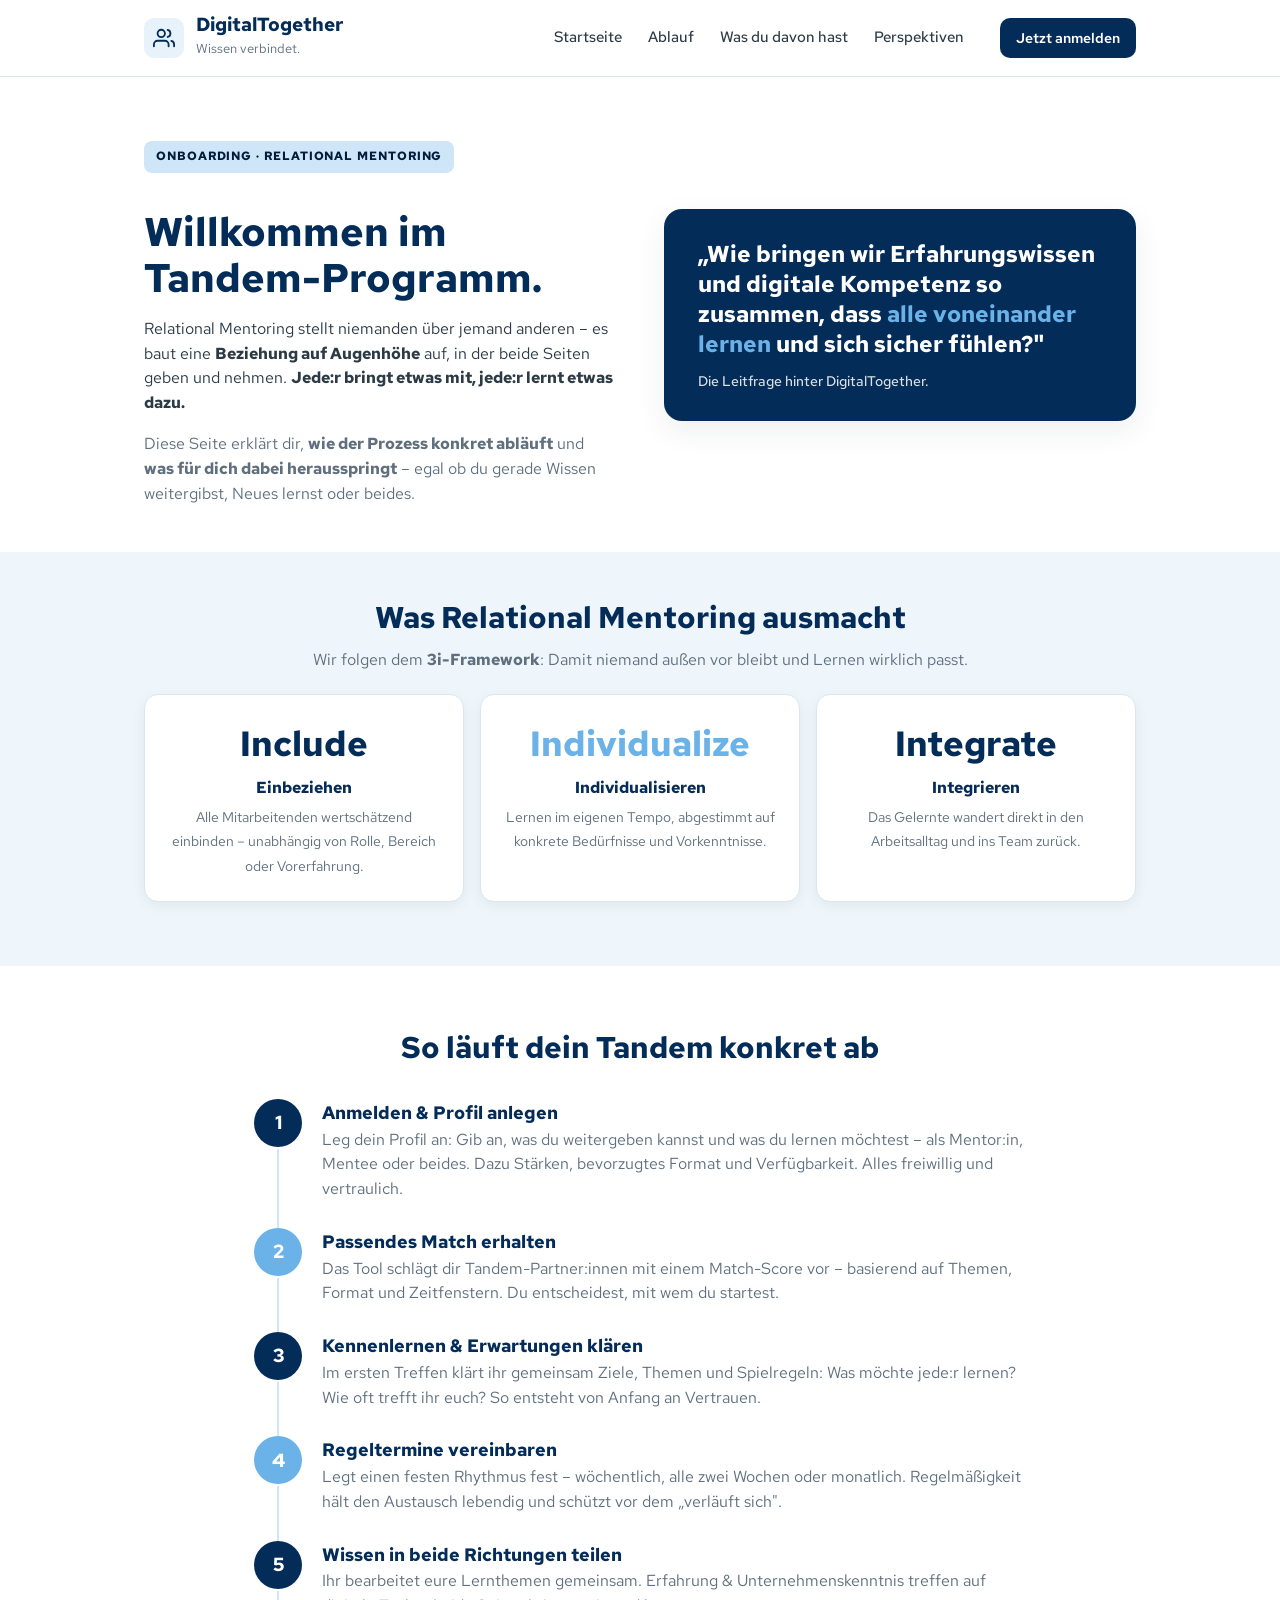
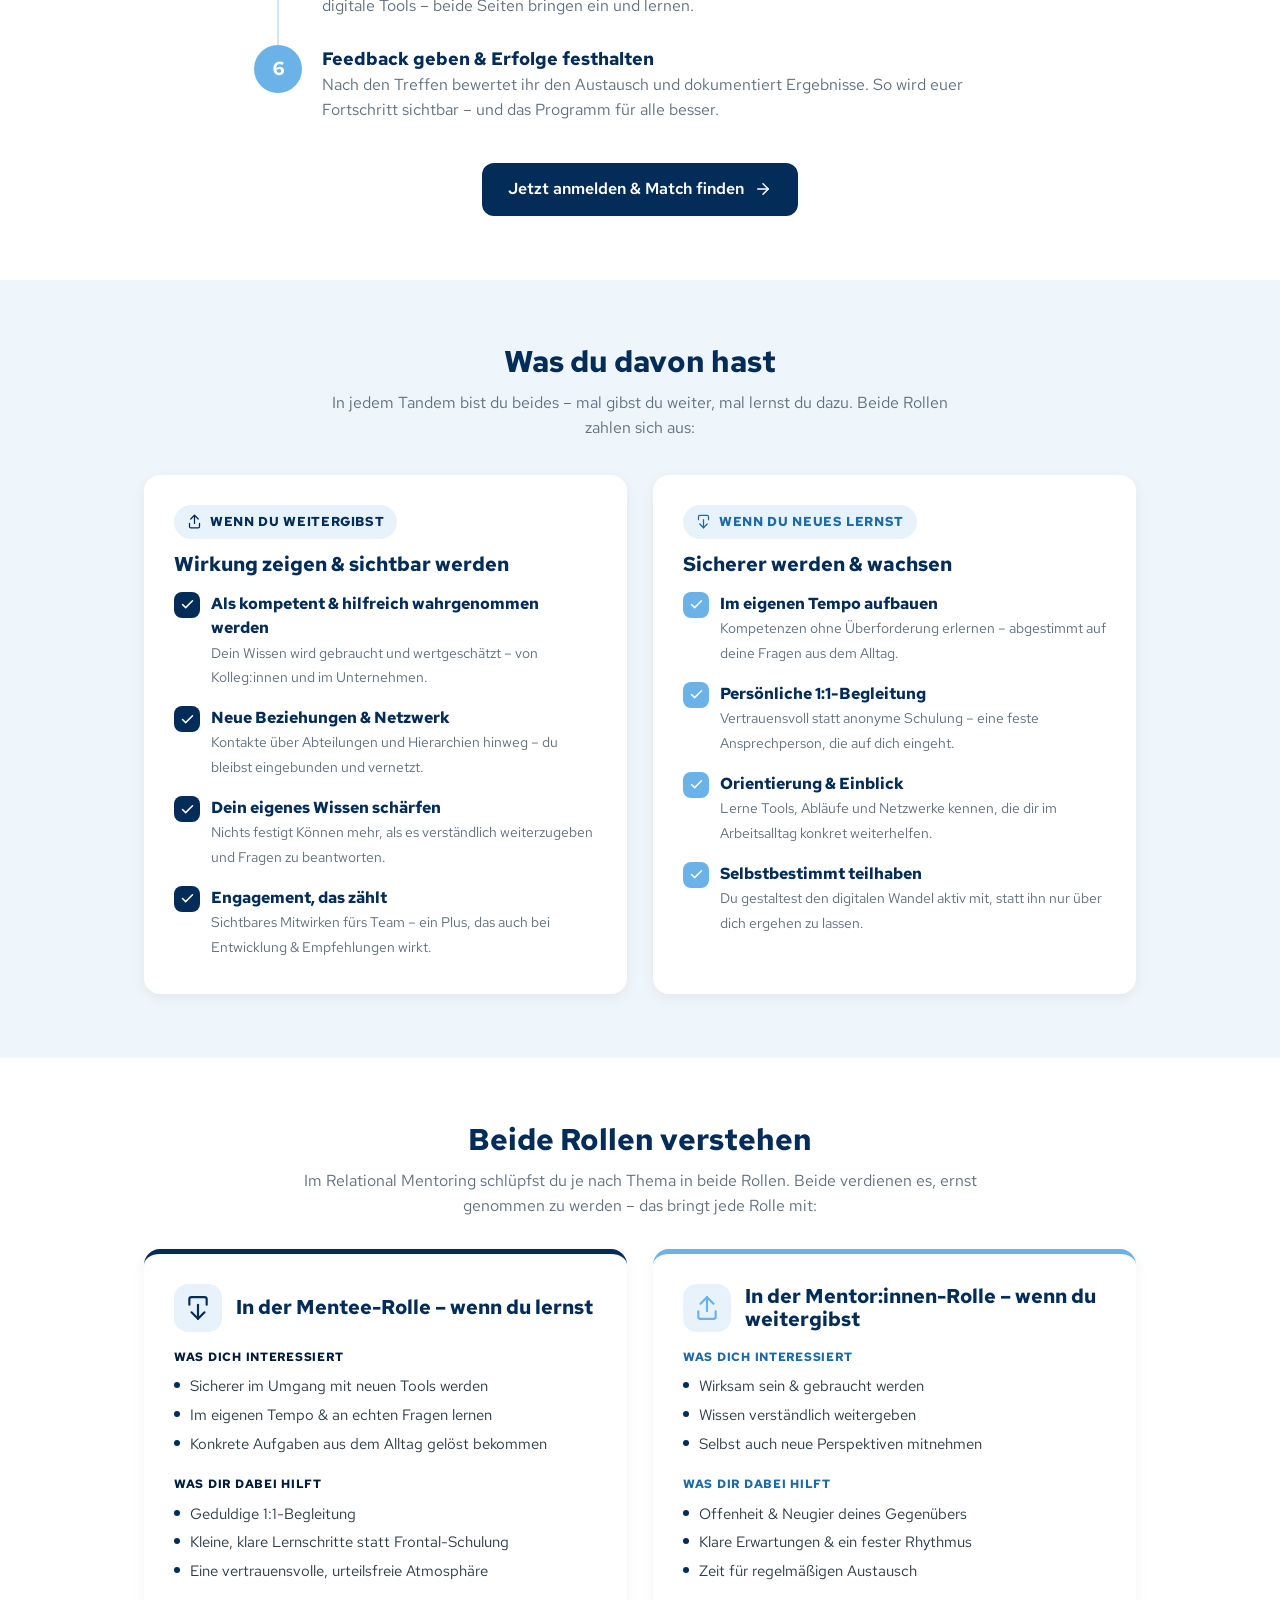
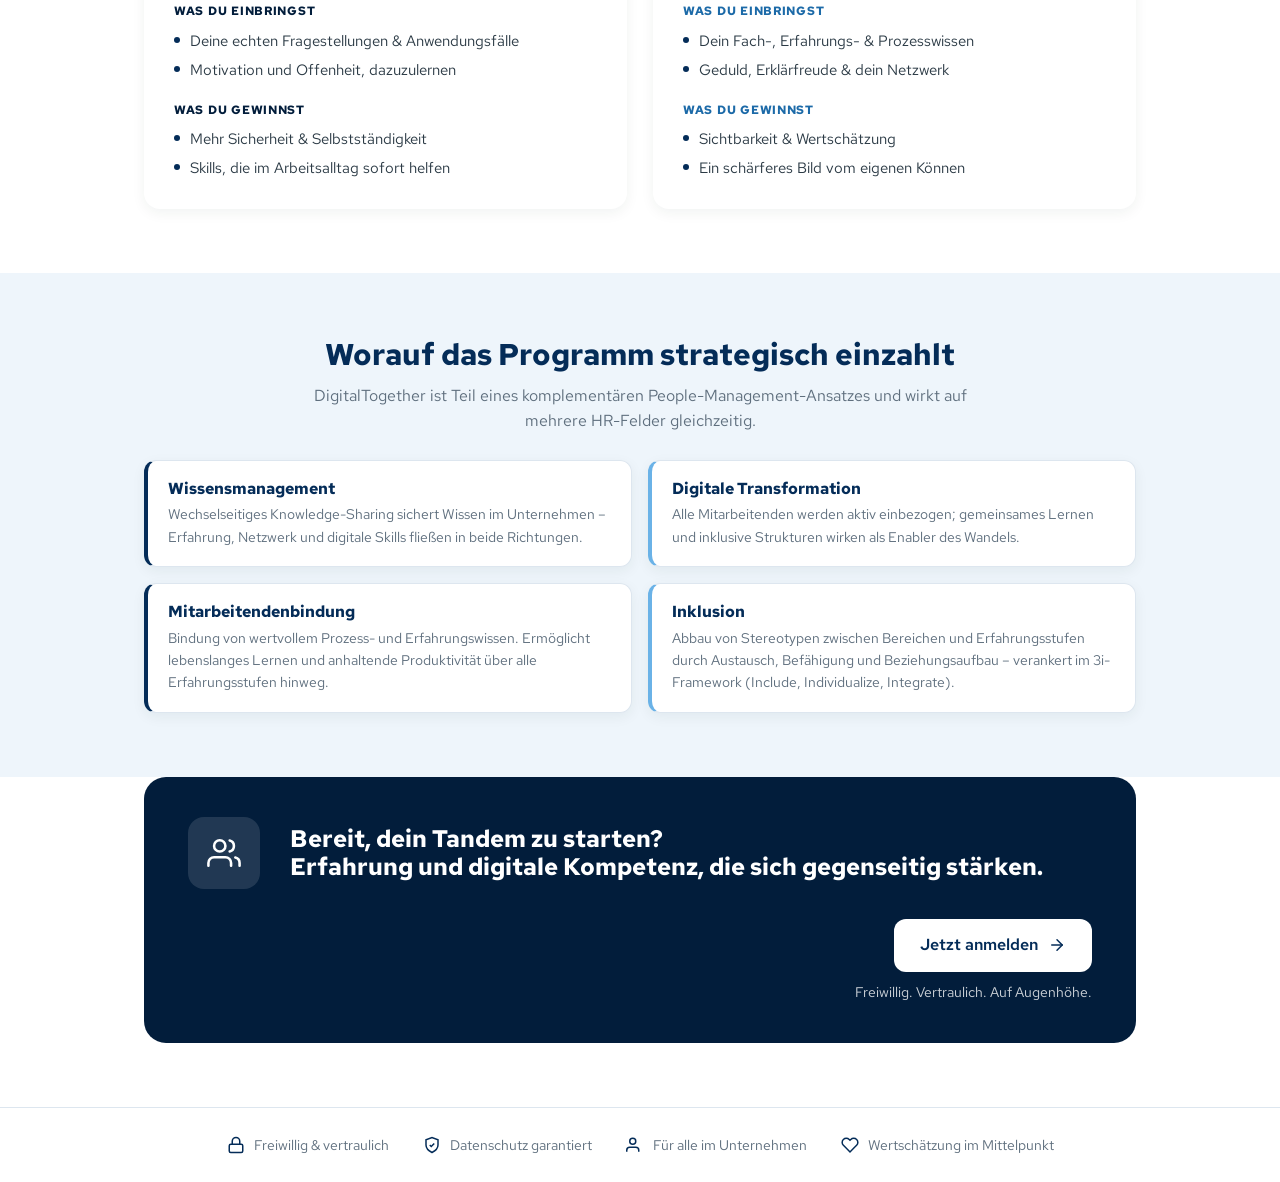
<file: onboarding.html>
<!DOCTYPE html>
<html lang="de">
<head>
<meta charset="UTF-8" />
<meta name="viewport" content="width=device-width, initial-scale=1" />
<title>DigitalTogether – Onboarding · Relational Mentoring</title>
<link rel="preconnect" href="https://fonts.googleapis.com" />
<link rel="preconnect" href="https://fonts.gstatic.com" crossorigin />
<link href="https://fonts.googleapis.com/css2?family=Red+Hat+Text:wght@400;500;600;700&display=swap" rel="stylesheet" />
<link rel="stylesheet" href="css/styles.css" />
</head>
<body>

<!-- ===== Personen-Illustrationen (Linien-Stil, wiederverwendbar – dieselben Figuren wie im Hero auf index.html) ===== -->
<svg width="0" height="0" style="position:absolute" aria-hidden="true" focusable="false">
  <defs>
    <symbol id="illu-woman" viewBox="0 0 200 220">
      <g fill="none" stroke="currentColor" stroke-width="3.2" stroke-linecap="round" stroke-linejoin="round">
        <path d="M30 218 C32 178 56 160 84 152"/>
        <path d="M170 218 C168 178 144 160 116 152"/>
        <path d="M84 152 C92 164 108 164 116 152"/>
        <path d="M91 144 L89 154"/>
        <path d="M109 144 L111 154"/>
        <path d="M74 92 C74 128 86 146 100 146 C114 146 126 128 126 92"/>
        <path d="M73 96 C57 92 58 58 78 48 C97 39 122 41 133 57 C141 68 140 84 127 96"/>
        <path d="M73 96 C67 84 67 72 75 64"/>
        <path d="M127 96 C133 86 133 74 127 66"/>
        <path d="M82 54 C89 48 99 48 105 53"/>
        <path d="M106 50 C116 47 126 52 131 62"/>
        <circle cx="88" cy="100" r="10.5"/>
        <circle cx="118" cy="100" r="10.5"/>
        <path d="M98.5 99 H107.5"/>
        <path d="M77.5 98 L70 96"/>
        <path d="M128.5 98 L136 96"/>
        <path d="M83 100 C85 102.5 90 102.5 92.5 100"/>
        <path d="M113.5 100 C116 102.5 121 102.5 123 100"/>
        <path d="M103 106 L103 116 C103 119 101 120 99 121"/>
        <path d="M89 128 C98 136 110 136 119 128"/>
      </g>
    </symbol>
    <symbol id="illu-man" viewBox="0 0 200 220">
      <g fill="none" stroke="currentColor" stroke-width="3.2" stroke-linecap="round" stroke-linejoin="round">
        <path d="M28 218 C30 176 56 160 84 152"/>
        <path d="M172 218 C170 176 144 160 116 152"/>
        <path d="M84 152 C92 166 108 166 116 152"/>
        <path d="M92 154 L100 168 L108 154"/>
        <path d="M91 144 L89 154"/>
        <path d="M109 144 L111 154"/>
        <path d="M77 92 C77 126 88 144 100 144 C112 144 123 126 123 92"/>
        <path d="M75 90 C70 62 85 47 100 47 C116 47 131 62 125 90 C123 80 115 72 104 71 C90 70 80 78 77 90"/>
        <path d="M123 100 C129 100 129 110 123 110"/>
        <path d="M77 100 C71 100 71 110 77 110"/>
        <path d="M83 96 C87 93 93 93 97 96"/>
        <path d="M103 96 C107 93 113 93 117 96"/>
        <path d="M84 104 C88 108 92 108 96 104"/>
        <path d="M104 104 C108 108 112 108 116 104"/>
        <path d="M100 106 L100 116 C100 119 98 120 96 121"/>
        <path d="M88 126 C96 134 108 134 116 126"/>
      </g>
    </symbol>
  </defs>
</svg>

<!-- Header -->
<header class="site-header">
  <div class="wrap nav">
    <a class="brand" href="index.html">
      <span class="logo"><svg width="22" height="22" viewBox="0 0 24 24" fill="none" stroke="currentColor" stroke-width="2" stroke-linecap="round" stroke-linejoin="round"><path d="M17 21v-2a4 4 0 0 0-4-4H5a4 4 0 0 0-4 4v2"/><circle cx="9" cy="7" r="4"/><path d="M23 21v-2a4 4 0 0 0-3-3.87"/><path d="M16 3.13a4 4 0 0 1 0 7.75"/></svg></span>
      <span><b>DigitalTogether</b><small>Wissen verbindet.</small></span>
    </a>
    <nav class="nav-links">
      <a href="index.html">Startseite</a>
      <a href="#prozess">Ablauf</a>
      <a href="#anreize">Was du davon hast</a>
      <a href="#perspektiven">Perspektiven</a>
    </nav>
    <a class="btn btn-primary btn-sm" href="app.html">Jetzt anmelden</a>
  </div>
</header>

<!-- ===== Hero / Leitfrage ===== -->
<section class="section" style="padding-bottom:30px">
  <div class="wrap">
    <span class="tag">Onboarding · Relational Mentoring</span>
    <div class="hero-grid" style="align-items:start;margin-top:14px">
      <div>
        <h1 style="font-size:2.5rem">Willkommen im Tandem-Programm.</h1>
        <p class="lead" style="max-width:none">Relational Mentoring stellt niemanden über jemand anderen – es baut eine <b>Beziehung auf Augenhöhe</b> auf, in der beide Seiten geben und nehmen. <b>Jede:r bringt etwas mit, jede:r lernt etwas dazu.</b></p>
        <p style="color:var(--muted)">Diese Seite erklärt dir, <b>wie der Prozess konkret abläuft</b> und <b>was für dich dabei herausspringt</b> – egal ob du gerade Wissen weitergibst, Neues lernst oder beides.</p>
      </div>
      <div class="lead-question">
        „Wie bringen wir Erfahrungswissen und digitale Kompetenz so zusammen, dass <span>alle voneinander lernen</span> und sich sicher fühlen?"
        <div style="font-size:.85rem;font-weight:500;margin-top:14px;opacity:.85">Die Leitfrage hinter DigitalTogether.</div>
      </div>
    </div>
  </div>
</section>

<!-- ===== Was ist Relational Mentoring ===== -->
<section class="section cream" style="padding-top:48px">
  <div class="wrap">
    <h2 class="section-title center">Was Relational Mentoring ausmacht</h2>
    <p class="center" style="color:var(--muted);max-width:680px;margin:8px auto 0">Wir folgen dem <b>3i-Framework</b>: Damit niemand außen vor bleibt und Lernen wirklich passt.</p>
    <div class="triad">
      <div class="ti"><div class="big-i">Include</div><b>Einbeziehen</b><span>Alle Mitarbeitenden wertschätzend einbinden – unabhängig von Rolle, Bereich oder Vorerfahrung.</span></div>
      <div class="ti"><div class="big-i">Individualize</div><b>Individualisieren</b><span>Lernen im eigenen Tempo, abgestimmt auf konkrete Bedürfnisse und Vorkenntnisse.</span></div>
      <div class="ti"><div class="big-i">Integrate</div><b>Integrieren</b><span>Das Gelernte wandert direkt in den Arbeitsalltag und ins Team zurück.</span></div>
    </div>
  </div>
</section>

<!-- ===== Prozess ===== -->
<section class="section" id="prozess">
  <div class="wrap" style="max-width:820px">
    <h2 class="section-title center">So läuft dein Tandem konkret ab</h2>
    <div class="proc-list">
      <div class="proc-step"><div class="pnum">1</div><div class="pbody">
        <h4>Anmelden &amp; Profil anlegen</h4>
        <p>Leg dein Profil an: Gib an, was du weitergeben kannst und was du lernen möchtest – als Mentor:in, Mentee oder beides. Dazu Stärken, bevorzugtes Format und Verfügbarkeit. Alles freiwillig und vertraulich.</p>
      </div></div>
      <div class="proc-step"><div class="pnum">2</div><div class="pbody">
        <h4>Passendes Match erhalten</h4>
        <p>Das Tool schlägt dir Tandem-Partner:innen mit einem Match-Score vor – basierend auf Themen, Format und Zeitfenstern. Du entscheidest, mit wem du startest.</p>
      </div></div>
      <div class="proc-step"><div class="pnum">3</div><div class="pbody">
        <h4>Kennenlernen &amp; Erwartungen klären</h4>
        <p>Im ersten Treffen klärt ihr gemeinsam Ziele, Themen und Spielregeln: Was möchte jede:r lernen? Wie oft trefft ihr euch? So entsteht von Anfang an Vertrauen.</p>
      </div></div>
      <div class="proc-step"><div class="pnum">4</div><div class="pbody">
        <h4>Regeltermine vereinbaren</h4>
        <p>Legt einen festen Rhythmus fest – wöchentlich, alle zwei Wochen oder monatlich. Regelmäßigkeit hält den Austausch lebendig und schützt vor dem „verläuft sich".</p>
      </div></div>
      <div class="proc-step"><div class="pnum">5</div><div class="pbody">
        <h4>Wissen in beide Richtungen teilen</h4>
        <p>Ihr bearbeitet eure Lernthemen gemeinsam. Erfahrung &amp; Unternehmenskenntnis treffen auf digitale Tools – beide Seiten bringen ein und lernen.</p>
      </div></div>
      <div class="proc-step"><div class="pnum">6</div><div class="pbody">
        <h4>Feedback geben &amp; Erfolge festhalten</h4>
        <p>Nach den Treffen bewertet ihr den Austausch und dokumentiert Ergebnisse. So wird euer Fortschritt sichtbar – und das Programm für alle besser.</p>
      </div></div>
    </div>
    <div class="center" style="margin-top:14px">
      <a class="btn btn-primary" href="app.html">Jetzt anmelden &amp; Match finden
        <svg width="18" height="18" viewBox="0 0 24 24" fill="none" stroke="currentColor" stroke-width="2" stroke-linecap="round" stroke-linejoin="round"><line x1="5" y1="12" x2="19" y2="12"/><polyline points="12 5 19 12 12 19"/></svg></a>
    </div>
  </div>
</section>

<!-- ===== Anreize ===== -->
<section class="section cream" id="anreize">
  <div class="wrap">
    <h2 class="section-title center">Was du davon hast</h2>
    <p class="center" style="color:var(--muted);max-width:660px;margin:8px auto 0">In jedem Tandem bist du beides – mal gibst du weiter, mal lernst du dazu. Beide Rollen zahlen sich aus:</p>
    <div class="cards-2" style="margin-top:34px">

      <!-- Rolle: weitergeben -->
      <div class="scard incentive-card older" style="background:#fff">
        <span class="who"><svg width="15" height="15" viewBox="0 0 24 24" fill="none" stroke="currentColor" stroke-width="2" stroke-linecap="round" stroke-linejoin="round"><path d="M12 2v13"/><path d="M6 8l6-6 6 6"/><path d="M4 15v5a2 2 0 0 0 2 2h12a2 2 0 0 0 2-2v-5"/></svg> Wenn du weitergibst</span>
        <h3>Wirkung zeigen &amp; sichtbar werden</h3>
        <ul class="incentive-list">
          <li><span class="gift"><svg width="15" height="15" viewBox="0 0 24 24" fill="none" stroke="currentColor" stroke-width="2.4" stroke-linecap="round" stroke-linejoin="round"><polyline points="20 6 9 17 4 12"/></svg></span><div><b>Als kompetent &amp; hilfreich wahrgenommen werden</b><span>Dein Wissen wird gebraucht und wertgeschätzt – von Kolleg:innen und im Unternehmen.</span></div></li>
          <li><span class="gift"><svg width="15" height="15" viewBox="0 0 24 24" fill="none" stroke="currentColor" stroke-width="2.4" stroke-linecap="round" stroke-linejoin="round"><polyline points="20 6 9 17 4 12"/></svg></span><div><b>Neue Beziehungen &amp; Netzwerk</b><span>Kontakte über Abteilungen und Hierarchien hinweg – du bleibst eingebunden und vernetzt.</span></div></li>
          <li><span class="gift"><svg width="15" height="15" viewBox="0 0 24 24" fill="none" stroke="currentColor" stroke-width="2.4" stroke-linecap="round" stroke-linejoin="round"><polyline points="20 6 9 17 4 12"/></svg></span><div><b>Dein eigenes Wissen schärfen</b><span>Nichts festigt Können mehr, als es verständlich weiterzugeben und Fragen zu beantworten.</span></div></li>
          <li><span class="gift"><svg width="15" height="15" viewBox="0 0 24 24" fill="none" stroke="currentColor" stroke-width="2.4" stroke-linecap="round" stroke-linejoin="round"><polyline points="20 6 9 17 4 12"/></svg></span><div><b>Engagement, das zählt</b><span>Sichtbares Mitwirken fürs Team – ein Plus, das auch bei Entwicklung &amp; Empfehlungen wirkt.</span></div></li>
        </ul>
      </div>

      <!-- Rolle: lernen -->
      <div class="scard incentive-card younger" style="background:#fff">
        <span class="who"><svg width="15" height="15" viewBox="0 0 24 24" fill="none" stroke="currentColor" stroke-width="2" stroke-linecap="round" stroke-linejoin="round"><path d="M12 22V9"/><path d="M6 16l6 6 6-6"/><path d="M4 9V4a2 2 0 0 1 2-2h12a2 2 0 0 1 2 2v5"/></svg> Wenn du Neues lernst</span>
        <h3>Sicherer werden &amp; wachsen</h3>
        <ul class="incentive-list">
          <li><span class="gift"><svg width="15" height="15" viewBox="0 0 24 24" fill="none" stroke="currentColor" stroke-width="2.4" stroke-linecap="round" stroke-linejoin="round"><polyline points="20 6 9 17 4 12"/></svg></span><div><b>Im eigenen Tempo aufbauen</b><span>Kompetenzen ohne Überforderung erlernen – abgestimmt auf deine Fragen aus dem Alltag.</span></div></li>
          <li><span class="gift"><svg width="15" height="15" viewBox="0 0 24 24" fill="none" stroke="currentColor" stroke-width="2.4" stroke-linecap="round" stroke-linejoin="round"><polyline points="20 6 9 17 4 12"/></svg></span><div><b>Persönliche 1:1-Begleitung</b><span>Vertrauensvoll statt anonyme Schulung – eine feste Ansprechperson, die auf dich eingeht.</span></div></li>
          <li><span class="gift"><svg width="15" height="15" viewBox="0 0 24 24" fill="none" stroke="currentColor" stroke-width="2.4" stroke-linecap="round" stroke-linejoin="round"><polyline points="20 6 9 17 4 12"/></svg></span><div><b>Orientierung &amp; Einblick</b><span>Lerne Tools, Abläufe und Netzwerke kennen, die dir im Arbeitsalltag konkret weiterhelfen.</span></div></li>
          <li><span class="gift"><svg width="15" height="15" viewBox="0 0 24 24" fill="none" stroke="currentColor" stroke-width="2.4" stroke-linecap="round" stroke-linejoin="round"><polyline points="20 6 9 17 4 12"/></svg></span><div><b>Selbstbestimmt teilhaben</b><span>Du gestaltest den digitalen Wandel aktiv mit, statt ihn nur über dich ergehen zu lassen.</span></div></li>
        </ul>
      </div>
    </div>
  </div>
</section>

<!-- ===== Perspektiven / Stakeholder ===== -->
<section class="section" id="perspektiven">
  <div class="wrap">
    <h2 class="section-title center">Beide Rollen verstehen</h2>
    <p class="center" style="color:var(--muted);max-width:700px;margin:8px auto 0">Im Relational Mentoring schlüpfst du je nach Thema in beide Rollen. Beide verdienen es, ernst genommen zu werden – das bringt jede Rolle mit:</p>
    <div class="cards-2" style="margin-top:30px">

      <div class="scard persona" style="background:#fff">
        <div class="ptitle">
          <span class="persona-avatar"><svg width="26" height="26" viewBox="0 0 24 24" fill="none" stroke="currentColor" stroke-width="2" stroke-linecap="round" stroke-linejoin="round"><path d="M12 22V9"/><path d="M6 16l6 6 6-6"/><path d="M4 9V4a2 2 0 0 1 2-2h12a2 2 0 0 1 2 2v5"/></svg></span>
          <h3 style="margin:0">In der Mentee-Rolle – wenn du lernst</h3>
        </div>
        <div class="block-label">Was dich interessiert</div>
        <ul class="mini-list">
          <li>Sicherer im Umgang mit neuen Tools werden</li>
          <li>Im eigenen Tempo &amp; an echten Fragen lernen</li>
          <li>Konkrete Aufgaben aus dem Alltag gelöst bekommen</li>
        </ul>
        <div class="block-label">Was dir dabei hilft</div>
        <ul class="mini-list">
          <li>Geduldige 1:1-Begleitung</li>
          <li>Kleine, klare Lernschritte statt Frontal-Schulung</li>
          <li>Eine vertrauensvolle, urteilsfreie Atmosphäre</li>
        </ul>
        <div class="block-label">Was du einbringst</div>
        <ul class="mini-list">
          <li>Deine echten Fragestellungen &amp; Anwendungsfälle</li>
          <li>Motivation und Offenheit, dazuzulernen</li>
        </ul>
        <div class="block-label">Was du gewinnst</div>
        <ul class="mini-list">
          <li>Mehr Sicherheit &amp; Selbstständigkeit</li>
          <li>Skills, die im Arbeitsalltag sofort helfen</li>
        </ul>
      </div>

      <div class="scard persona younger" style="background:#fff">
        <div class="ptitle">
          <span class="persona-avatar"><svg width="26" height="26" viewBox="0 0 24 24" fill="none" stroke="currentColor" stroke-width="2" stroke-linecap="round" stroke-linejoin="round"><path d="M12 2v13"/><path d="M6 8l6-6 6 6"/><path d="M4 15v5a2 2 0 0 0 2 2h12a2 2 0 0 0 2-2v-5"/></svg></span>
          <h3 style="margin:0">In der Mentor:innen-Rolle – wenn du weitergibst</h3>
        </div>
        <div class="block-label">Was dich interessiert</div>
        <ul class="mini-list">
          <li>Wirksam sein &amp; gebraucht werden</li>
          <li>Wissen verständlich weitergeben</li>
          <li>Selbst auch neue Perspektiven mitnehmen</li>
        </ul>
        <div class="block-label">Was dir dabei hilft</div>
        <ul class="mini-list">
          <li>Offenheit &amp; Neugier deines Gegenübers</li>
          <li>Klare Erwartungen &amp; ein fester Rhythmus</li>
          <li>Zeit für regelmäßigen Austausch</li>
        </ul>
        <div class="block-label">Was du einbringst</div>
        <ul class="mini-list">
          <li>Dein Fach-, Erfahrungs- &amp; Prozesswissen</li>
          <li>Geduld, Erklärfreude &amp; dein Netzwerk</li>
        </ul>
        <div class="block-label">Was du gewinnst</div>
        <ul class="mini-list">
          <li>Sichtbarkeit &amp; Wertschätzung</li>
          <li>Ein schärferes Bild vom eigenen Können</li>
        </ul>
      </div>
    </div>
  </div>
</section>

<!-- ===== HR-Felder ===== -->
<section class="section cream">
  <div class="wrap">
    <h2 class="section-title center">Worauf das Programm strategisch einzahlt</h2>
    <p class="center" style="color:var(--muted);max-width:680px;margin:8px auto 0">DigitalTogether ist Teil eines komplementären People-Management-Ansatzes und wirkt auf mehrere HR-Felder gleichzeitig.</p>
    <div class="hrgrid">
      <div class="hrfield"><h4>Wissensmanagement</h4><p>Wechselseitiges Knowledge-Sharing sichert Wissen im Unternehmen – Erfahrung, Netzwerk und digitale Skills fließen in beide Richtungen.</p></div>
      <div class="hrfield"><h4>Digitale Transformation</h4><p>Alle Mitarbeitenden werden aktiv einbezogen; gemeinsames Lernen und inklusive Strukturen wirken als Enabler des Wandels.</p></div>
      <div class="hrfield"><h4>Mitarbeitendenbindung</h4><p>Bindung von wertvollem Prozess- und Erfahrungswissen. Ermöglicht lebenslanges Lernen und anhaltende Produktivität über alle Erfahrungsstufen hinweg.</p></div>
      <div class="hrfield"><h4>Inklusion</h4><p>Abbau von Stereotypen zwischen Bereichen und Erfahrungsstufen durch Austausch, Befähigung und Beziehungsaufbau – verankert im 3i-Framework (Include, Individualize, Integrate).</p></div>
    </div>
  </div>
</section>

<!-- ===== CTA ===== -->
<section class="section" style="padding-top:0">
  <div class="wrap">
    <div class="cta">
      <span class="ico"><svg width="34" height="34" viewBox="0 0 24 24" fill="none" stroke="currentColor" stroke-width="1.8" stroke-linecap="round" stroke-linejoin="round"><path d="M17 21v-2a4 4 0 0 0-4-4H5a4 4 0 0 0-4 4v2"/><circle cx="9" cy="7" r="4"/><path d="M23 21v-2a4 4 0 0 0-3-3.87"/><path d="M16 3.13a4 4 0 0 1 0 7.75"/></svg></span>
      <h2>Bereit, dein Tandem zu starten?<br>Erfahrung und digitale Kompetenz, die sich gegenseitig stärken.</h2>
      <div class="cta-right">
        <a class="btn btn-light" href="app.html">Jetzt anmelden
          <svg width="18" height="18" viewBox="0 0 24 24" fill="none" stroke="currentColor" stroke-width="2" stroke-linecap="round" stroke-linejoin="round"><line x1="5" y1="12" x2="19" y2="12"/><polyline points="12 5 19 12 12 19"/></svg></a>
        <small>Freiwillig. Vertraulich. Auf Augenhöhe.</small>
      </div>
    </div>
  </div>
</section>

<!-- Footer -->
<footer class="foot">
  <div class="wrap foot-row">
    <div class="foot-item"><svg width="18" height="18" viewBox="0 0 24 24" fill="none" stroke="currentColor" stroke-width="2"><rect x="3" y="11" width="18" height="11" rx="2"/><path d="M7 11V7a5 5 0 0 1 10 0v4"/></svg> Freiwillig &amp; vertraulich</div>
    <div class="foot-item"><svg width="18" height="18" viewBox="0 0 24 24" fill="none" stroke="currentColor" stroke-width="2"><path d="M12 22s8-4 8-10V5l-8-3-8 3v7c0 6 8 10 8 10z"/><polyline points="9 12 11 14 15 10"/></svg> Datenschutz garantiert</div>
    <div class="foot-item"><svg width="18" height="18" viewBox="0 0 24 24" fill="none" stroke="currentColor" stroke-width="2"><path d="M17 21v-2a4 4 0 0 0-4-4H5a4 4 0 0 0-4 4v2"/><circle cx="9" cy="7" r="4"/></svg> Für alle im Unternehmen</div>
    <div class="foot-item"><svg width="18" height="18" viewBox="0 0 24 24" fill="none" stroke="currentColor" stroke-width="2"><path d="M20.84 4.61a5.5 5.5 0 0 0-7.78 0L12 5.67l-1.06-1.06a5.5 5.5 0 0 0-7.78 7.78l1.06 1.06L12 21.23l7.78-7.78 1.06-1.06a5.5 5.5 0 0 0 0-7.78z"/></svg> Wertschätzung im Mittelpunkt</div>
  </div>
</footer>

</body>
</html>
</file>
<file: css/styles.css>
/* ===== DigitalTogether – Relational Mentoring Plattform ===== */
:root {
  /* Große Elemente: #042c58 · Kleine Elemente / Boxen: #6ab2e7 */
  --green: #042c58;        /* primär / große Elemente */
  --green-dark: #021d3b;   /* hover */
  --green-light: #e7f2fb;  /* helle Box-Tönung */
  --green-soft: #cfe6f8;
  --blue: #6ab2e7;         /* kleine Elemente / Akzent-Boxen */
  --blue-light: #e7f2fb;
  --ink: #042c58;
  --text: #2b3a45;
  --muted: #5f6f7e;
  --bg: #ffffff;
  --bg-cream: #eef5fb;
  --line: #dde6ef;
  --card: #ffffff;
  --radius: 16px;
  --shadow: 0 10px 30px rgba(20, 50, 40, .08);
  --shadow-sm: 0 4px 14px rgba(20, 50, 40, .06);
  --max: 1040px;
  /* Motion */
  --ease-out: cubic-bezier(.23, 1, .32, 1);
  --ease-in-out: cubic-bezier(.77, 0, .175, 1);
}
@media (prefers-reduced-motion: reduce) {
  *, *::before, *::after { animation-duration: .01ms !important; animation-iteration-count: 1 !important; transition-duration: .01ms !important; scroll-behavior: auto !important; }
}

* { box-sizing: border-box; }
html { scroll-behavior: smooth; }
body {
  margin: 0;
  font-family: "Red Hat Text", -apple-system, BlinkMacSystemFont, "Segoe UI", Roboto, Helvetica, Arial, sans-serif;
  color: var(--text);
  background: var(--bg);
  line-height: 1.55;
  -webkit-font-smoothing: antialiased;
}
h1, h2, h3, h4 { color: var(--ink); line-height: 1.15; margin: 0 0 .4em; }
p { margin: 0 0 1em; }
a { color: var(--green); text-decoration: none; }
img { max-width: 100%; display: block; }

.wrap { max-width: var(--max); margin: 0 auto; padding: 0 24px; }
.section { padding: 64px 0; }

/* ===== Buttons ===== */
.btn {
  display: inline-flex; align-items: center; gap: 10px;
  border: none; cursor: pointer; font-size: 1rem; font-weight: 600;
  padding: 14px 26px; border-radius: 12px; font-family: inherit;
  transition: background-color 160ms ease, border-color 160ms ease, color 160ms ease,
    transform 160ms var(--ease-out), box-shadow 160ms ease;
}
.btn-primary { background: var(--green); color: #fff; }
.btn-primary:hover { background: var(--green-dark); transform: translateY(-1px); }
.btn-ghost { background: #fff; color: var(--ink); border: 1px solid var(--line); }
.btn-ghost:hover { border-color: var(--green); color: var(--green); }
.btn-light { background: #fff; color: var(--green); }
.btn-light:hover { transform: translateY(-1px); }
.btn-outline { background: transparent; color: var(--green); border: 1px solid var(--green); }
.btn-outline:hover { background: var(--green-light); }
.btn-sm { padding: 9px 16px; font-size: .9rem; border-radius: 10px; }
.btn-block { width: 100%; justify-content: center; }
.btn:disabled { opacity: .5; cursor: not-allowed; }
.btn:active:not(:disabled) { transform: scale(.97); }

/* ===== Header ===== */
.site-header {
  position: sticky; top: 0; z-index: 50;
  background: rgba(255,255,255,.92); backdrop-filter: blur(8px);
  border-bottom: 1px solid var(--line);
}
.nav { display: flex; align-items: center; gap: 28px; height: 76px; }
.brand { display: flex; align-items: center; gap: 12px; }
.brand .logo {
  width: 40px; height: 40px; border-radius: 10px;
  background: var(--green-light); display: grid; place-items: center; color: var(--green);
}
.brand b { font-size: 1.18rem; color: var(--ink); display: block; line-height: 1.1; }
.brand small { color: var(--muted); font-size: .8rem; }
.nav-links { display: flex; gap: 26px; margin-left: auto; }
.nav-links a { color: var(--text); font-weight: 500; font-size: .95rem; }
.nav-links a:hover { color: var(--green); }
.nav .btn { margin-left: 8px; }

/* ===== Hero ===== */
.hero { padding: 56px 0 16px; }
.hero-grid { display: grid; grid-template-columns: 1fr 1fr; gap: 48px; align-items: center; }
.tag {
  display: inline-block; background: var(--green-soft); color: var(--green-dark);
  font-weight: 700; letter-spacing: .08em; font-size: .72rem; text-transform: uppercase;
  padding: 7px 12px; border-radius: 8px; margin-bottom: 22px;
}
.hero h1 { font-size: 3.1rem; letter-spacing: -.02em; }
.hero .lead { font-size: 1.12rem; color: var(--muted); max-width: 460px; }
.hero-actions { display: flex; align-items: center; gap: 18px; margin: 26px 0 16px; flex-wrap: wrap; }
.trust { display: flex; align-items: center; gap: 10px; color: var(--muted); font-size: .95rem; }
.trust svg { color: var(--green); }
.hero-media { position: relative; }
.hero-img {
  border-radius: 200px 200px 24px 24px; overflow: hidden; box-shadow: var(--shadow);
  aspect-ratio: 4/4.4; background: linear-gradient(135deg,#cfe3db,#e7f1ed);
}
.hero-img img { width: 100%; height: 100%; object-fit: cover; }
.hero-illu { display: block; width: 100%; height: 100%; }
.hero-badge {
  position: absolute; right: -6px; bottom: 26px; background: #fff; border-radius: 16px;
  box-shadow: var(--shadow); padding: 16px 18px; display: flex; gap: 12px; align-items: center;
  max-width: 260px;
}
.hero-badge .ico { width: 40px; height: 40px; border-radius: 10px; background: var(--green-light); color: var(--green); display: grid; place-items: center; flex: none; }
.hero-badge b { font-size: .92rem; color: var(--ink); }
.hero-badge span { font-size: .82rem; color: var(--muted); }

/* ===== Strengths section ===== */
.cream { background: var(--bg-cream); }
.center { text-align: center; }
.section-title { font-size: 1.9rem; }
.cards-2 { display: grid; grid-template-columns: 1fr 1fr; gap: 26px; margin-top: 40px; }
.scard {
  background: var(--card); border-radius: var(--radius); padding: 30px 30px 26px;
  box-shadow: var(--shadow-sm); position: relative; overflow: hidden;
}
.scard .ico-top { width: 56px; height: 56px; border-radius: 14px; display: grid; place-items: center; color: #fff; margin-bottom: 18px; }
.scard.green .ico-top { background: var(--green); }
.scard.blue .ico-top { background: var(--blue); }
.scard h3 { font-size: 1.25rem; }
.check-list { list-style: none; padding: 0; margin: 16px 0; }
.check-list li { display: flex; gap: 10px; align-items: flex-start; padding: 5px 0; font-weight: 500; color: var(--text); }
.check-list svg { color: var(--green); flex: none; margin-top: 3px; }
.scard.blue .check-list svg { color: var(--blue); }
.divider { border-top: 1px solid var(--line); margin: 18px 0; }
.challenge-title { font-weight: 700; color: var(--green-dark); font-size: .82rem; text-transform: uppercase; letter-spacing: .05em; margin-bottom: 8px; }
.scard.blue .challenge-title { color: var(--blue); }
.challenge-list { list-style: none; padding: 0; margin: 0; }
.challenge-list li { display: flex; gap: 9px; align-items: center; padding: 4px 0; color: var(--muted); font-size: .92rem; }
.challenge-list .dot { width: 16px; height: 16px; border: 1.5px solid currentColor; border-radius: 50%; flex: none; }
.scard-illu { position: absolute; right: 4px; bottom: 0; width: 140px; height: 154px; opacity: .9; pointer-events: none; }

/* ===== Steps ===== */
.steps { display: grid; grid-template-columns: repeat(4, 1fr); gap: 10px; margin-top: 44px; }
.step { text-align: center; padding: 0 8px; position: relative; }
.step .circle {
  width: 78px; height: 78px; border-radius: 50%; background: var(--green-light);
  display: grid; place-items: center; margin: 0 auto 16px; color: var(--green);
}
.step h4 { font-size: 1rem; margin-bottom: 6px; }
.step p { font-size: .88rem; color: var(--muted); margin: 0; }

/* ===== Onboarding-Event (Startseite) ===== */
.event-section { padding-top: 8px; }
.event-card { display: grid; grid-template-columns: 1.7fr 1fr; background: #fff; border: 1px solid var(--line); border-radius: 22px; overflow: hidden; box-shadow: var(--shadow); }
.event-main { padding: 34px 36px; }
.event-flag { display: inline-flex; align-items: center; gap: 9px; font-weight: 700; font-size: .78rem; text-transform: uppercase; letter-spacing: .05em; color: var(--green); background: var(--green-light); padding: 7px 14px; border-radius: 20px; }
.event-flag .pulse { width: 9px; height: 9px; border-radius: 50%; background: var(--blue); animation: ev-pulse 1.8s infinite; }
@keyframes ev-pulse { 0% { box-shadow: 0 0 0 0 rgba(106,178,231,.55); } 70% { box-shadow: 0 0 0 10px rgba(106,178,231,0); } 100% { box-shadow: 0 0 0 0 rgba(106,178,231,0); } }
.event-main h2 { font-size: 1.8rem; margin: 16px 0 6px; }
.event-desc { color: var(--muted); margin: 0 0 18px; max-width: 50ch; }
.event-meta { display: grid; grid-template-columns: repeat(3, 1fr); gap: 14px; margin-bottom: 22px; }
.ev-item { display: flex; gap: 11px; align-items: flex-start; }
.ev-item .ev-ico { width: 34px; height: 34px; border-radius: 9px; background: var(--green-light); color: var(--green); display: grid; place-items: center; flex: none; }
.ev-item b { display: block; font-size: .72rem; text-transform: uppercase; letter-spacing: .04em; color: var(--muted); margin-bottom: 2px; }
.ev-item > div > span { color: var(--ink); font-weight: 600; font-size: .92rem; }
.event-actions { display: flex; align-items: center; gap: 12px; flex-wrap: wrap; }
.btn.confirmed { background: var(--green-light); color: var(--green); }
.ev-rsvp-note { color: var(--green); font-size: .88rem; font-weight: 600; }
.event-aside { background: linear-gradient(160deg, var(--green), #063e78); color: #fff; padding: 32px 28px; display: flex; flex-direction: column; align-items: center; justify-content: center; gap: 16px; }
.cd-title { font-size: .76rem; text-transform: uppercase; letter-spacing: .08em; opacity: .8; }
.countdown { display: flex; gap: 12px; }
.cd-box { background: rgba(255,255,255,.12); border-radius: 12px; padding: 14px 12px; min-width: 64px; text-align: center; }
.cd-num { display: block; font-size: 1.9rem; font-weight: 800; line-height: 1; }
.cd-num.bump { animation: cd-bump 280ms var(--ease-out); }
@keyframes cd-bump { 0% { opacity: .35; transform: translateY(-3px); } 100% { opacity: 1; transform: none; } }
@media (prefers-reduced-motion: reduce) { .cd-num.bump { animation: none; } }
.cd-lbl { font-size: .7rem; opacity: .8; text-transform: uppercase; letter-spacing: .05em; }
.cd-live { font-weight: 700; text-align: center; line-height: 1.35; }
.ev-participants { font-size: .9rem; opacity: .92; text-align: center; }
.ev-participants b { font-size: 1.05rem; }
@media (max-width: 880px) { .event-card { grid-template-columns: 1fr; } .event-meta { grid-template-columns: 1fr; } }
.step:not(:last-child)::after {
  content: ""; position: absolute; top: 39px; right: -5px; width: 10px;
}

/* ===== CTA banner ===== */
.cta {
  background: var(--green-dark); color: #fff; border-radius: 22px;
  padding: 40px 44px; display: flex; align-items: center; gap: 30px; flex-wrap: wrap;
}
.cta .ico { width: 72px; height: 72px; border-radius: 16px; background: rgba(255,255,255,.12); display: grid; place-items: center; flex: none; }
.cta h2 { color: #fff; font-size: 1.5rem; margin: 0; }
.cta .cta-right { margin-left: auto; text-align: right; }
.cta small { display: block; margin-top: 10px; opacity: .8; font-size: .85rem; }

/* ===== Footer ===== */
.foot { border-top: 1px solid var(--line); padding: 26px 0; }
.foot-row { display: flex; gap: 34px; flex-wrap: wrap; justify-content: center; }
.foot-item { display: flex; gap: 9px; align-items: center; color: var(--muted); font-size: .9rem; }
.foot-item svg { color: var(--green); }

/* ===== App / Dashboard ===== */
.app-shell { min-height: 100vh; background: var(--bg-cream); }
.app-main { padding: 30px 0 70px; }
.crumb { color: var(--muted); font-size: .9rem; margin-bottom: 6px; }
.page-head { display: flex; align-items: flex-end; justify-content: space-between; gap: 16px; margin-bottom: 24px; flex-wrap: wrap; }
.page-head h1 { font-size: 1.8rem; margin: 0; }
.page-head p { margin: 6px 0 0; color: var(--muted); }

.nav-eyebrow {
  display: inline-flex; align-items: center; gap: 7px; margin-bottom: 8px;
  font-size: .74rem; font-weight: 700; text-transform: uppercase; letter-spacing: .08em; color: var(--muted);
}
.tabs {
  display: flex; gap: 4px; background: var(--green); padding: 7px; border-radius: 14px;
  box-shadow: var(--shadow); margin-bottom: 26px; overflow-x: auto;
}
.tab {
  border: none; background: none; cursor: pointer; padding: 11px 18px; border-radius: 10px;
  font-weight: 600; color: rgba(255,255,255,.72); font-family: inherit; font-size: .94rem; white-space: nowrap;
  display: flex; align-items: center; gap: 8px; position: relative;
  transition: background-color 150ms ease, color 150ms ease;
}
.tab:not(.active):hover { background: rgba(255,255,255,.12); color: #fff; }
.tab.active { background: #fff; color: var(--green); box-shadow: 0 2px 8px rgba(0,0,0,.14); }
.tab.active::after {
  content: ""; position: absolute; left: 18px; right: 18px; bottom: 5px; height: 2px;
  background: var(--blue); border-radius: 2px;
}
.tab .badge-count { background: rgba(255,255,255,.22); border-radius: 20px; padding: 1px 8px; font-size: .78rem; }
.tab.active .badge-count { background: var(--green-light); color: var(--green); }

.panel { display: none; animation: fade 200ms var(--ease-out); }
.panel.active { display: block; }
@keyframes fade { from { opacity: 0; transform: translateY(6px); } to { opacity: 1; transform: none; } }
@media (prefers-reduced-motion: reduce) {
  .panel { animation: none; }
}

.card {
  background: #fff; border-radius: var(--radius); padding: 26px; box-shadow: var(--shadow-sm);
  margin-bottom: 22px; border: 1px solid var(--line);
}
.card h3 { font-size: 1.15rem; }
.card .sub { color: var(--muted); margin-top: -4px; }

.grid-2 { display: grid; grid-template-columns: 1fr 1fr; gap: 22px; }
.grid-3 { display: grid; grid-template-columns: repeat(3,1fr); gap: 18px; }
.grid-4 { display: grid; grid-template-columns: repeat(4,1fr); gap: 16px; }

/* Forms */
.field { margin-bottom: 16px; }
.field label { display: block; font-weight: 600; font-size: .9rem; margin-bottom: 6px; color: var(--ink); }
.field input, .field select, .field textarea {
  width: 100%; padding: 11px 13px; border: 1px solid var(--line); border-radius: 10px;
  font-family: inherit; font-size: .95rem; background: #fff; color: var(--text);
}
.field input:focus, .field select:focus, .field textarea:focus { outline: none; border-color: var(--green); box-shadow: 0 0 0 3px var(--green-light); }
.field textarea { min-height: 90px; resize: vertical; }
.field .hint { font-size: .82rem; color: var(--muted); margin-top: 5px; }
.field label.check { display: flex; align-items: center; gap: 9px; font-weight: 500; cursor: pointer; margin-bottom: 0; }
.field label.check input { width: auto; padding: 0; }
.form-section-label { font-weight: 700; font-size: .95rem; color: var(--ink); margin: 22px 0 12px; padding-top: 18px; border-top: 1px solid var(--line); }
.form-section-label span { font-weight: 400; font-size: .85rem; color: var(--muted); }
.intake-card { border: 1px solid var(--green-soft); background: var(--bg-cream); margin-bottom: 18px; }
.intake-card form, .about-card form {
  overflow: hidden; max-height: 640px; opacity: 1;
  transition: max-height 260ms var(--ease-in-out), opacity 180ms ease, margin-top 260ms var(--ease-in-out);
}
.intake-card.collapsed form, .about-card.collapsed form { max-height: 0; opacity: 0; margin-top: 0 !important; pointer-events: none; }
.about-card { border: 1px solid #cfe6f8; margin-bottom: 18px; }

/* ===== Profil-Bento: eine Person, zwei Seiten ===== */
.bento { display: grid; grid-template-columns: repeat(6, 1fr); gap: 16px; }
.tile { background: #fff; border: 1px solid var(--line); border-radius: 16px; padding: 22px 24px; box-shadow: var(--shadow-sm); }
.tile-note { font-size: .85rem; color: var(--muted); margin: -4px 0 14px; }
.b-person { grid-column: span 6; }
.b-mentor { grid-column: span 3; border-top: 3px solid var(--green); }
.b-mentee { grid-column: span 3; border-top: 3px solid var(--blue); background: var(--bg-cream); }
.b-strengths { grid-column: span 2; }
.b-format { grid-column: span 2; }
.b-styles { grid-column: span 2; }
.b-goal { grid-column: span 6; }
.person-grid { display: grid; grid-template-columns: repeat(4, 1fr); gap: 14px; }
.person-grid .field { margin-bottom: 0; }
@media (max-width: 880px) {
  .bento { grid-template-columns: 1fr; }
  .b-person, .b-mentor, .b-mentee, .b-strengths, .b-format, .b-styles, .b-goal { grid-column: auto; }
  .person-grid { grid-template-columns: 1fr; }
}
/* Zweispaltiges Profil: Fachliches | Über dich */
.profile-cols { display: grid; grid-template-columns: 1.3fr 1fr; gap: 26px; align-items: start; }
.prof-col-about { background: var(--bg-cream); border: 1px solid var(--green-soft); border-radius: 14px; padding: 20px 22px; }
.col-head { display: flex; align-items: center; gap: 9px; font-weight: 700; font-size: 1.02rem; color: var(--ink); margin-bottom: 14px; }
.col-dot { width: 10px; height: 10px; border-radius: 50%; background: var(--green); flex: none; }
.col-dot.blue { background: var(--blue); }
.col-note { font-size: .85rem; color: var(--muted); margin: -6px 0 16px; }
@media (max-width: 880px) { .profile-cols { grid-template-columns: 1fr; } }

/* In-App-Benachrichtigungen */
#noticeBar { margin-bottom: 18px; }
.notice { display: flex; align-items: center; gap: 12px; background: #eaf6ff; border: 1px solid #cfe6f8; color: #1c6aa8; border-radius: 12px; padding: 12px 16px; margin-bottom: 10px; font-weight: 600; }
.notice.dissolve { background: #fff3e0; border-color: #ffd9a8; color: #9a5b00; }
.notice-ico { font-size: 1.1rem; }
.notice-x { margin-left: auto; background: none; border: none; cursor: pointer; font-size: 1.3rem; line-height: 1; color: inherit; opacity: .7; }
.notice-x:hover { opacity: 1; }

/* Match-Detailkarte */
.match-card { border-top: 3px solid var(--green); }
.commons { margin-top: 16px; background: var(--bg-cream); border-radius: 12px; padding: 14px 16px; }
.common-tag { display: inline-block; background: #fff; border: 1px solid var(--green-soft); color: var(--ink); border-radius: 20px; padding: 5px 12px; font-size: .85rem; font-weight: 600; }

/* Auflösen-Box: Grid-Reveal statt display:none-Hartschnitt */
.dissolve-box {
  display: grid; grid-template-rows: 0fr; opacity: 0;
  transition: grid-template-rows 220ms var(--ease-in-out), opacity 180ms ease;
}
.dissolve-box.open { grid-template-rows: 1fr; opacity: 1; }
.dissolve-box-inner {
  overflow: hidden; min-height: 0;
  margin-top: 16px; background: var(--bg-cream); border: 1px solid var(--line); border-radius: 12px; padding: 16px;
}

/* Hilfe & Kontakt */
.help-card { border-top: 3px solid var(--blue); }
.contact-box { display: flex; gap: 14px; align-items: center; margin-top: 14px; background: var(--bg-cream); border-radius: 12px; padding: 16px 18px; }
.contact-box a { color: var(--green); font-weight: 600; }

/* HR-Matchmaker */
.mm-block { border: 1px solid var(--line); border-radius: 12px; padding: 16px 18px; margin-bottom: 14px; }
.mm-head { margin-bottom: 12px; display: flex; gap: 10px; align-items: baseline; }
.mm-cands { display: flex; flex-direction: column; gap: 8px; }
.mm-cand { display: flex; justify-content: space-between; align-items: center; gap: 12px; padding: 10px 12px; background: var(--bg-cream); border-radius: 10px; }
.mm-cand .meta, .mm-head .meta { color: var(--muted); font-size: .85rem; }
.mm-score { font-weight: 800; color: var(--green); }
.chips { display: flex; flex-wrap: wrap; gap: 8px; }
.chip {
  border: 1px solid var(--line); background: #fff; border-radius: 20px; padding: 8px 14px;
  cursor: pointer; font-size: .88rem; font-family: inherit; user-select: none;
  transition: background-color 150ms ease, border-color 150ms ease, color 150ms ease, transform 120ms var(--ease-out);
}
.chip.on { background: var(--green); color: #fff; border-color: var(--green); }
.chip:hover { border-color: var(--green); }
.chip:active { transform: scale(.95); }
/* Mehrfachauswahl: Chips zeigen ein Kästchen, das beim Wählen zum Häkchen wird */
.chips.multi .chip { padding-left: 34px; position: relative; }
.chips.multi .chip::before {
  content: ""; position: absolute; left: 12px; top: 50%; transform: translateY(-50%);
  width: 15px; height: 15px; border-radius: 4px; border: 1.5px solid var(--line); background: #fff;
  transition: background-color 120ms ease, border-color 120ms ease;
}
.chips.multi .chip.on::before {
  border-color: #fff; background: #fff no-repeat center / 11px;
  background-image: url("data:image/svg+xml,%3Csvg xmlns='http://www.w3.org/2000/svg' viewBox='0 0 24 24' fill='none' stroke='%23042c58' stroke-width='3.5' stroke-linecap='round' stroke-linejoin='round'%3E%3Cpolyline points='20 6 9 17 4 12'/%3E%3C/svg%3E");
}
.multi-hint {
  font-weight: 600; font-size: .68rem; text-transform: uppercase; letter-spacing: .05em;
  color: var(--blue); background: var(--blue-light); padding: 2px 8px; border-radius: 20px; margin-left: 6px; white-space: nowrap;
}
.privacy-note {
  display: flex; gap: 10px; align-items: flex-start; margin-top: 14px;
  background: var(--green-light); border-radius: 10px; padding: 12px 14px;
  font-size: .86rem; color: var(--green-dark); line-height: 1.5;
}
.privacy-note svg { flex: none; margin-top: 2px; color: var(--green); }
.wish-badge { font-size: .85rem; color: var(--muted); background: var(--bg-cream); padding: 7px 14px; border-radius: 20px; white-space: nowrap; }
.wish-badge b { color: var(--green); }

/* Match cards */
.match {
  display: flex; gap: 16px; padding: 18px; border: 1px solid var(--line); border-radius: 14px;
  margin-bottom: 14px; align-items: center; background: #fff; transition: .15s;
}
.match:hover { box-shadow: var(--shadow-sm); border-color: var(--green-soft); }
.avatar {
  width: 56px; height: 56px; border-radius: 50%; flex: none; display: grid; place-items: center;
  font-weight: 700; color: #fff; font-size: 1.2rem; background: var(--blue);
}
.avatar.g { background: var(--green); }
.match-info { flex: 1; min-width: 0; }
.match-info b { font-size: 1.05rem; color: var(--ink); }
.match-info .role { color: var(--muted); font-size: .9rem; }
.tag-row { display: flex; gap: 6px; flex-wrap: wrap; margin-top: 8px; }
.mini-tag { background: var(--green-light); color: var(--green-dark); font-size: .76rem; padding: 3px 9px; border-radius: 6px; font-weight: 600; }
.fit-tag { display: inline-block; background: #eaf6ff; color: #1c6aa8; border: 1px solid #cfe6f8; font-size: .75rem; padding: 2px 9px; border-radius: 20px; font-weight: 600; }
.score { text-align: center; flex: none; }
.score .num { font-size: 1.5rem; font-weight: 800; color: var(--green); }
.score .lbl { font-size: .72rem; color: var(--muted); text-transform: uppercase; letter-spacing: .04em; }

/* Meeting / list items */
.list-item {
  display: flex; gap: 14px; align-items: center; padding: 16px; border: 1px solid var(--line);
  border-radius: 12px; margin-bottom: 12px; background: #fff;
}
.list-item .when { text-align: center; flex: none; background: var(--green-light); border-radius: 10px; padding: 8px 12px; min-width: 64px; }
.list-item .when .d { font-size: 1.3rem; font-weight: 800; color: var(--green-dark); line-height: 1; }
.list-item .when .m { font-size: .72rem; text-transform: uppercase; color: var(--green); }
.list-item .body { flex: 1; }
.list-item .body b { color: var(--ink); }
.list-item .body .meta { color: var(--muted); font-size: .88rem; }

.pill { display: inline-block; padding: 4px 11px; border-radius: 20px; font-size: .78rem; font-weight: 700; }
.pill.open { background: #fff4e0; color: #a76a00; }
.pill.done { background: var(--green-light); color: var(--green-dark); }
.pill.planned { background: var(--blue-light); color: var(--blue); }

/* Stats */
.stat { background: #fff; border: 1px solid var(--line); border-radius: 14px; padding: 22px; text-align: center; }
.stat .big { font-size: 2.2rem; font-weight: 800; color: var(--green); line-height: 1; }
.stat .lbl { color: var(--muted); font-size: .9rem; margin-top: 8px; }

/* progress */
.progress { background: var(--green-light); border-radius: 20px; height: 12px; overflow: hidden; margin-top: 8px; }
.progress > span { display: block; height: 100%; background: var(--green); border-radius: 20px; transition: width .4s ease; }

/* Stars */
.stars { display: flex; gap: 6px; font-size: 1.7rem; }
.stars span { cursor: pointer; color: var(--line); transition: color 120ms ease, transform 120ms var(--ease-out); display: inline-block; }
.stars span.on, .stars span:hover { color: #f0a818; }
.stars span:active { transform: scale(1.25); }

/* Empty state */
.empty { text-align: center; padding: 40px 20px; color: var(--muted); }
.empty svg { color: var(--green-soft); margin-bottom: 12px; }

/* Toast */
.toast {
  position: fixed; bottom: 26px; left: 50%; transform: translateX(-50%) translateY(12px) scale(.95);
  background: var(--ink); color: #fff; padding: 14px 22px; border-radius: 12px; box-shadow: var(--shadow);
  opacity: 0; pointer-events: none; z-index: 100; font-weight: 500;
  transition: opacity 200ms ease-out, transform 200ms var(--ease-out);
}
.toast.show { opacity: 1; transform: translateX(-50%) translateY(0) scale(1); }

/* Banner inside app for not-registered */
.notice { background: var(--blue-light); border: 1px solid #cfe0f7; border-radius: 12px; padding: 16px 18px; color: #244a82; margin-bottom: 20px; display: flex; gap: 12px; align-items: center; }

.timeline { list-style: none; padding: 0; margin: 0; }
.timeline li { position: relative; padding: 0 0 20px 26px; border-left: 2px solid var(--green-light); }
.timeline li::before { content: ""; position: absolute; left: -7px; top: 2px; width: 12px; height: 12px; border-radius: 50%; background: var(--green); }
.timeline li:last-child { border-left-color: transparent; }
.timeline .t-date { font-size: .8rem; color: var(--muted); }

.row-between { display: flex; justify-content: space-between; align-items: center; gap: 12px; flex-wrap: wrap; }

/* ===== Onboarding page ===== */
.lead-question {
  background: var(--green); color: #fff; border-radius: 18px; padding: 30px 34px;
  font-size: 1.45rem; font-weight: 700; line-height: 1.3; box-shadow: var(--shadow);
}
.lead-question span { color: var(--blue); }

.proc-list { counter-reset: step; margin-top: 34px; }
.proc-step {
  display: flex; gap: 20px; padding: 0 0 26px; position: relative;
}
.proc-step:not(:last-child)::before {
  content: ""; position: absolute; left: 23px; top: 50px; bottom: -2px; width: 2px; background: var(--green-soft);
}
.proc-step .pnum {
  width: 48px; height: 48px; border-radius: 50%; background: var(--green); color: #fff; flex: none;
  display: grid; place-items: center; font-weight: 800; font-size: 1.2rem; z-index: 1;
}
.proc-step:nth-child(even) .pnum { background: var(--blue); }
.proc-step .pbody { padding-top: 4px; }
.proc-step .pbody h4 { font-size: 1.12rem; margin-bottom: 4px; }
.proc-step .pbody p { color: var(--muted); margin: 0; }

/* Incentive cards */
.incentive-card { position: relative; overflow: hidden; }
.incentive-card .who {
  display: inline-flex; align-items: center; gap: 8px; font-weight: 700; font-size: .82rem;
  text-transform: uppercase; letter-spacing: .05em; padding: 7px 13px; border-radius: 20px; margin-bottom: 14px;
}
.incentive-card.older .who { background: var(--green-light); color: var(--green); }
.incentive-card.younger .who { background: #e7f2fb; color: var(--blue-dk, #1c6aa8); }
.incentive-list { list-style: none; padding: 0; margin: 0; }
.incentive-list li { display: flex; gap: 11px; align-items: flex-start; padding: 8px 0; }
.incentive-list .gift {
  width: 26px; height: 26px; border-radius: 8px; flex: none; display: grid; place-items: center; color: #fff;
}
.incentive-card.older .gift { background: var(--green); }
.incentive-card.younger .gift { background: var(--blue); }
.incentive-list li b { display: block; color: var(--ink); font-size: .98rem; }
.incentive-list li span { color: var(--muted); font-size: .88rem; }

/* Persona consideration card */
.persona { border-top: 5px solid var(--green); position: relative; overflow: hidden; }
.persona.younger { border-top-color: var(--blue); }
.persona .ptitle { display: flex; align-items: center; gap: 14px; margin-bottom: 4px; position: relative; z-index: 1; }
/* Neutrales Rollen-Icon (lernen / weitergeben) – keine demografische Zuordnung */
.persona-avatar {
  width: 48px; height: 48px; border-radius: 14px; flex: none;
  background: var(--green-light); color: var(--green); display: grid; place-items: center;
}
.persona.younger .persona-avatar { background: #e7f2fb; color: var(--blue); }
.persona-avatar svg { display: block; }
.block-label {
  font-weight: 700; font-size: .76rem; text-transform: uppercase; letter-spacing: .06em;
  color: var(--green-dark); margin: 16px 0 6px;
}
.persona.younger .block-label { color: #1c6aa8; }
.mini-list { list-style: none; padding: 0; margin: 0; }
.mini-list li { padding: 3px 0 3px 16px; position: relative; color: var(--text); font-size: .92rem; }
.mini-list li::before { content: ""; position: absolute; left: 0; top: 10px; width: 6px; height: 6px; border-radius: 50%; background: var(--blue); }
.persona .mini-list li::before { background: var(--green); }

/* 3i triad */
.triad { display: grid; grid-template-columns: repeat(3,1fr); gap: 16px; margin-top: 22px; }
.triad .ti { background: #fff; border: 1px solid var(--line); border-radius: 14px; padding: 22px; text-align: center; box-shadow: var(--shadow-sm); }
.triad .ti .big-i { font-size: 2.2rem; font-weight: 800; color: var(--green); }
.triad .ti:nth-child(2) .big-i { color: var(--blue); }
.triad .ti b { display: block; color: var(--ink); margin: 4px 0; }
.triad .ti span { color: var(--muted); font-size: .88rem; }

/* HR field mini grid */
.hrgrid { display: grid; grid-template-columns: repeat(2,1fr); gap: 16px; margin-top: 26px; }
.hrfield { position: relative; background: #fff; border: 1px solid var(--line); border-left: 4px solid var(--green); border-radius: 12px; padding: 18px 20px; box-shadow: var(--shadow-sm); }
.hrfield:nth-child(even) { border-left-color: var(--blue); }
.hrfield h4 { font-size: 1.02rem; margin-bottom: 6px; padding-right: 64px; }
.hrfield p { color: var(--muted); font-size: .9rem; margin: 0; }
.hrfield-kpi { position: absolute; top: 14px; right: 18px; font-size: 1.5rem; font-weight: 800; color: var(--green); line-height: 1; }
.hrfield:nth-child(even) .hrfield-kpi { color: var(--blue); }
.hr-console .hrfield-kpi { color: #6ab2e7; }

@media (max-width: 880px) {
  .triad, .hrgrid { grid-template-columns: 1fr; }
}

/* ===== Login overlay ===== */
.login-overlay {
  position: fixed; inset: 0; z-index: 200; display: grid; place-items: center;
  background: linear-gradient(160deg, #042c58, #063e78);
  padding: 24px;
}
.login-card {
  background: #fff; border-radius: 22px; box-shadow: var(--shadow);
  width: 100%; max-width: 460px; padding: 38px 34px; text-align: center;
}
.login-card .brand { justify-content: center; margin-bottom: 8px; }
.login-card h2 { font-size: 1.5rem; margin-top: 14px; }
.login-card p { color: var(--muted); }
.role-pick { display: grid; grid-template-columns: 1fr; gap: 12px; margin: 22px 0 18px; }
.role-opt {
  border: 2px solid var(--line); border-radius: 16px; padding: 15px 18px; cursor: pointer;
  background: #fff; display: flex; align-items: center; gap: 15px; text-align: left;
  transition: border-color 150ms ease, background-color 150ms ease, transform 120ms var(--ease-out);
}
.role-opt:hover { border-color: var(--blue); }
.role-opt:active { transform: scale(.98); }
.role-opt.sel { border-color: var(--green); background: var(--green-light); }
.role-opt .r-ico { width: 46px; height: 46px; border-radius: 13px; flex: none; display: grid; place-items: center; color: #fff; }
.role-opt.oldie .r-ico { background: var(--green); }
.role-opt.mentor .r-ico { background: var(--blue); }
.role-opt.user .r-ico { background: var(--green); }
.role-opt.hr .r-ico { background: linear-gradient(135deg, var(--green), var(--blue)); }
.role-opt b { display: block; color: var(--ink); }
.role-opt span { font-size: .82rem; color: var(--muted); }

.role-badge { display: inline-flex; align-items: center; gap: 7px; padding: 6px 13px; border-radius: 20px; font-weight: 700; font-size: .85rem; }
.role-badge.oldie { background: var(--green-light); color: var(--green); }
.role-badge.mentor { background: #e7f2fb; color: #1c6aa8; }
.role-badge.user { background: var(--green-light); color: var(--green); }
.role-badge.hr { background: #eef2f7; color: var(--green); }

/* Recurrence badge */
.recur-badge { background: #fff4e0; color: #a76a00; font-size: .72rem; font-weight: 700; padding: 2px 8px; border-radius: 6px; }
.series-head { font-weight: 700; color: var(--ink); margin: 18px 0 8px; display: flex; align-items: center; gap: 8px; }

/* Feedback evaluation bars */
.dist-row { display: flex; align-items: center; gap: 12px; margin-bottom: 10px; }
.dist-row .lbl { width: 54px; font-size: .88rem; color: var(--muted); white-space: nowrap; }
.dist-bar { flex: 1; background: var(--green-light); border-radius: 20px; height: 22px; overflow: hidden; }
.dist-bar > span { display: block; height: 100%; background: var(--blue); border-radius: 20px; transition: width .4s; min-width: 2px; }
.dist-row .val { width: 30px; text-align: right; font-weight: 700; color: var(--ink); }
.big-score { display: flex; align-items: baseline; gap: 8px; }
.big-score .n { font-size: 3rem; font-weight: 800; color: var(--green); line-height: 1; }
.big-score .o { font-size: 1.2rem; color: var(--blue); }

.hide { display: none !important; }

/* HR-Dashboard */
.hr-intro { background: var(--green); color: #fff; border-radius: 16px; padding: 22px 26px; box-shadow: var(--shadow); }
.hr-intro h3 { color: #fff; margin-bottom: 4px; }
.hr-intro .sub { color: rgba(255,255,255,.82); }

/* ===== HR-Konsole: dunkles Cloud-Dashboard, eigene Marke (Navy/Blau) ===== */
.hr-console {
  --green: #6ab2e7; --green-dark: #8cc4ee; --green-light: rgba(106,178,231,.14); --green-soft: rgba(106,178,231,.28);
  --blue: #6ab2e7; --blue-light: rgba(106,178,231,.14);
  --ink: #eef6ff; --text: #cfe0ee; --muted: rgba(238,246,255,.6); --line: rgba(255,255,255,.12);
  --card: #0d2e52; --bg-cream: rgba(255,255,255,.05); --shadow: none; --shadow-sm: none;
  background: #051c38; border-radius: 22px; padding: 26px 26px 30px;
}
.hr-console .card, .hr-console .stat, .hr-console .list-item, .hr-console .hrfield { background: rgba(255,255,255,.04); }
.hr-console .mm-cand { background: rgba(255,255,255,.06); }
.hr-console b, .hr-console strong { color: var(--ink); }
.hr-console .btn-ghost { background: transparent; color: var(--ink); border-color: var(--line); }
.hr-console .btn-ghost:hover { border-color: #6ab2e7; color: #6ab2e7; }
.hr-console .btn-outline { color: #8cc4ee; border-color: #6ab2e7; }
.hr-console .btn-outline:hover { background: rgba(106,178,231,.14); }
.hr-console .field input, .hr-console .field select, .hr-console .field textarea { background: rgba(255,255,255,.05); }
.hr-console .field input:focus, .hr-console .field select:focus, .hr-console .field textarea:focus { box-shadow: 0 0 0 3px rgba(106,178,231,.22); }
.hr-console ::placeholder { color: rgba(207,224,238,.4); }

.hr-console .hr-intro { background: rgba(106,178,231,.08); border: 1px solid rgba(106,178,231,.22); border-left: 3px solid #6ab2e7; box-shadow: none; }
.hr-console .hr-intro h3 { color: var(--ink); }
.hr-console .hr-intro .sub { color: var(--muted); }
.hr-hero-row { display: flex; justify-content: space-between; align-items: center; gap: 22px; margin-top: 16px; flex-wrap: wrap; }
.hr-hero-num { font-size: 2.2rem; font-weight: 800; color: var(--ink); line-height: 1; }
.hr-hero-num span { font-size: 1.1rem; font-weight: 500; color: var(--muted); }
.hr-hero-sub { font-size: .85rem; color: var(--muted); margin-top: 6px; }
.hr-spark { display: flex; align-items: flex-end; gap: 4px; height: 42px; }
.hr-spark span { width: 7px; border-radius: 3px; background: rgba(255,255,255,.16); }
.hr-spark span.hi { background: #6ab2e7; }

.hr-console .stat { text-align: left; border-left: 3px solid rgba(255,255,255,.18); border-radius: 10px; }
.hr-console .stat.tone-accent { border-left-color: #6ab2e7; }
.hr-console .stat.tone-success { border-left-color: #34d399; }
.hr-console .stat.tone-warning { border-left-color: #fbbf24; }
.hr-console .stat.tone-danger { border-left-color: #f87171; }

.dept-list { display: flex; flex-direction: column; }
.dept-row { display: flex; align-items: center; gap: 10px; padding: 10px 2px; border-bottom: 1px solid var(--line); }
.dept-row:last-child { border-bottom: none; }
.dept-dot { width: 8px; height: 8px; border-radius: 50%; flex: none; }
.dept-dot.success { background: #34d399; }
.dept-dot.warning { background: #fbbf24; }
.dept-dot.danger { background: #f87171; }
.dept-name { flex: 1; font-size: .92rem; color: var(--ink); }
.dept-meta { font-size: .82rem; color: var(--muted); white-space: nowrap; }
.dept-rate { font-weight: 700; width: 46px; text-align: right; color: var(--ink); }

.skill-tags { display: flex; flex-wrap: wrap; gap: 8px; }
.skill-pill { display: inline-flex; align-items: center; gap: 6px; background: rgba(106,178,231,.14); color: #8cc4ee; border-radius: 20px; padding: 5px 12px; font-size: .82rem; font-weight: 600; }
.skill-pill b { font-weight: 800; opacity: .85; }

/* Responsive */
@media (max-width: 880px) {
  .hero-grid, .cards-2, .grid-2 { grid-template-columns: 1fr; }
  .steps { grid-template-columns: 1fr 1fr; gap: 24px; }
  .grid-3 { grid-template-columns: 1fr; }
  .grid-4 { grid-template-columns: 1fr 1fr; }
  .hero h1 { font-size: 2.3rem; }
  .nav-links { display: none; }
  .cta .cta-right { margin-left: 0; text-align: left; width: 100%; }
}
</file>
